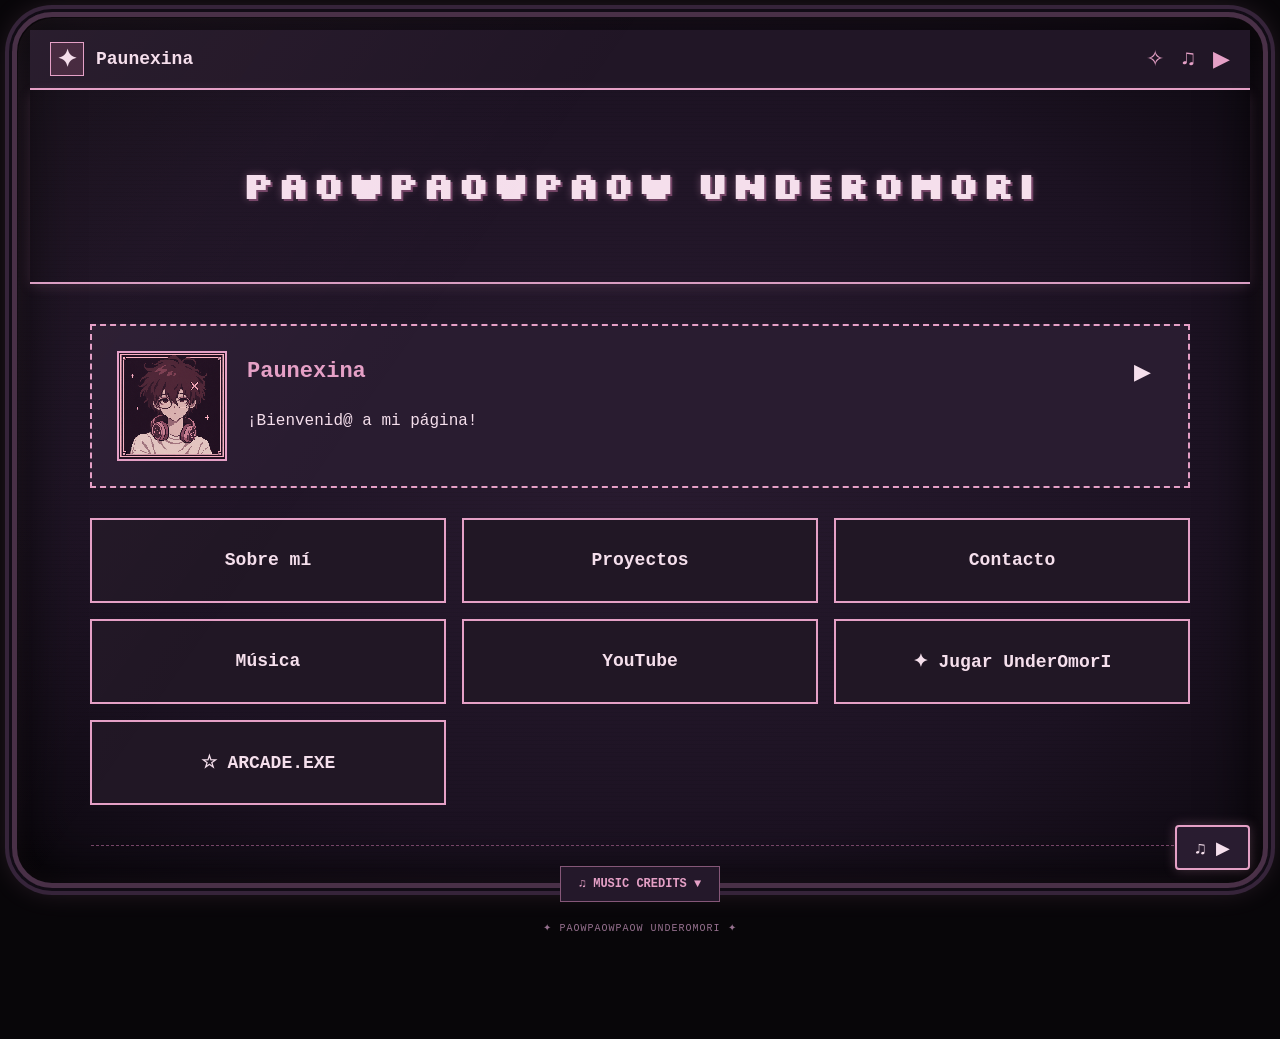
<file: index.html>
<!DOCTYPE html>
<html lang="es">

<head>
    <meta charset="UTF-8">
    <meta name="viewport"
          content="width=device-width, initial-scale=1.0">

    <title>Mi Underground</title>

    <!-- Fuente pixelada -->
    <link rel="preconnect"
          href="https://fonts.googleapis.com">

    <link rel="preconnect"
          href="https://fonts.gstatic.com"
          crossorigin>

   <link href="https://fonts.googleapis.com/css2?family=Silkscreen:wght@400;700&display=swap"
      rel="stylesheet">
    <!-- CSS principal -->
    <link rel="stylesheet" href="CSS/style.css">

    <!-- Animaciones -->
    <link rel="stylesheet" href="CSS/animaciones.css">

    <!-- Reproductor musical -->
    <link rel="stylesheet" href="CSS/reproductor.css">

    <!-- JavaScript principal -->
    <script src="JS/script.js" defer></script>

    <!-- JavaScript del reproductor -->
    <script src="JS/reproductor.js" defer></script>

    <script src="JS/animaciones.js" defer></script>

    <!-- JavaScript del final de UnderOmorI -->
<script src="JS/final-paunexina.js" defer></script>
</head>



<body>

    
<!-- Barra superior retro -->
<div class="barra-superior">

    <a href="index.html" class="marca">
      <span class="icono-marca" aria-hidden="true">✦</span>
        <span>Paunexina</span>
    </a>

    <nav class="redes-superiores"
         aria-label="Enlaces rápidos">

        <a href="Html/proyectos.html"
           aria-label="Proyectos"
           title="Proyectos">
            ✧
        </a>

        <a href="Html/musica.html"
           aria-label="Música"
           title="Música">
            ♫
        </a>

        <a href="Html/youtube.html"
           aria-label="YouTube"
           title="YouTube">
            ▶
        </a>
  
    </nav>
</div>

<!-- Título principal -->
<header class="encabezado-principal">

<h1 id="titulo-retro">
    Paowpaowpaow UnderOmorI
</h1>
</header>


    <main>
        <!-- Cuadro de bienvenida -->
     
<section class="bienvenida">
    <div class="dialogo">
        <img
            src="assets/avatar.png"
            alt="Mi avatar"
            class="avatar"
            data-personaje="paunexina"
        >

        <div class="mensaje-contenedor">
            <div class="mensaje-encabezado">
                <h2>Paunexina</h2>

                <button
                    id="siguiente-mensaje"
                    type="button"
                    aria-label="Siguiente mensaje"
                >▶</button>
            </div>

            <p id="texto-mensaje" aria-live="polite">
                ¡Bienvenid@ a mi página!
            </p>

<!-- Easter egg: chat secreto -->
<div id="chat-secreto" class="chat-secreto" hidden>
    <div class="chat-mensajes" id="chat-mensajes"
         role="log" aria-label="Conversación ficticia">
    </div>

    <form id="chat-formulario" class="chat-formulario">
        <input
            type="text"
            id="chat-entrada"
            placeholder="Escribe algo..."
            aria-label="Tu mensaje"
            maxlength="200"
            autocomplete="off"
            required
        >

        <button type="submit">Enviar</button>
    </form>
</div>

        </div>
    </div>
</section>

        <!-- Botones de navegación -->
        <nav class="menu" aria-label="Menú principal">
            <a href="Html/sobre-mi.html">Sobre mí</a>
            <a href="Html/proyectos.html">Proyectos</a>
            <a href="Html/contacto.html">Contacto</a>
            <a href="Html/musica.html">Música</a>
            <a href="Html/youtube.html">YouTube</a>
            <a href="juego/index.html">✦ Jugar UnderOmorI</a>
                  <a href="arcade/atrapaestrellas.html">
    ☆ ARCADE.EXE
    </a>

        </nav>
    </main>

<!-- Pie de página -->
<footer class="pie-underground">

    <details class="creditos-desplegables">
        <summary>♫ MUSIC CREDITS</summary>

        <div class="contenido-creditos">
            <p>♫ Serial Experiments Lain</p>
            <p>♫ OneShot OST</p>
            <p>♫ OMORI OST</p>

            <small>
                La música pertenece a sus respectivos
                autores y titulares de derechos.
                No reclamo propiedad sobre estas composiciones.
            </small>
        </div>
    </details>

    <p class="firma-underground">
        ✦ PAOWPAOWPAOW UNDEROMORI ✦
    </p>

</footer>



<!-- Música ambiental -->
<audio id="musica-fondo" loop preload="none">
    <source src="assets/lain_music.mp3" type="audio/mpeg">
</audio>

<!-- Botón de música -->
<button id="boton-musica" type="button"
        aria-label="Reproducir música"
        aria-pressed="false">
    ♫ ▶
</button>

</body>
</html>
</file>
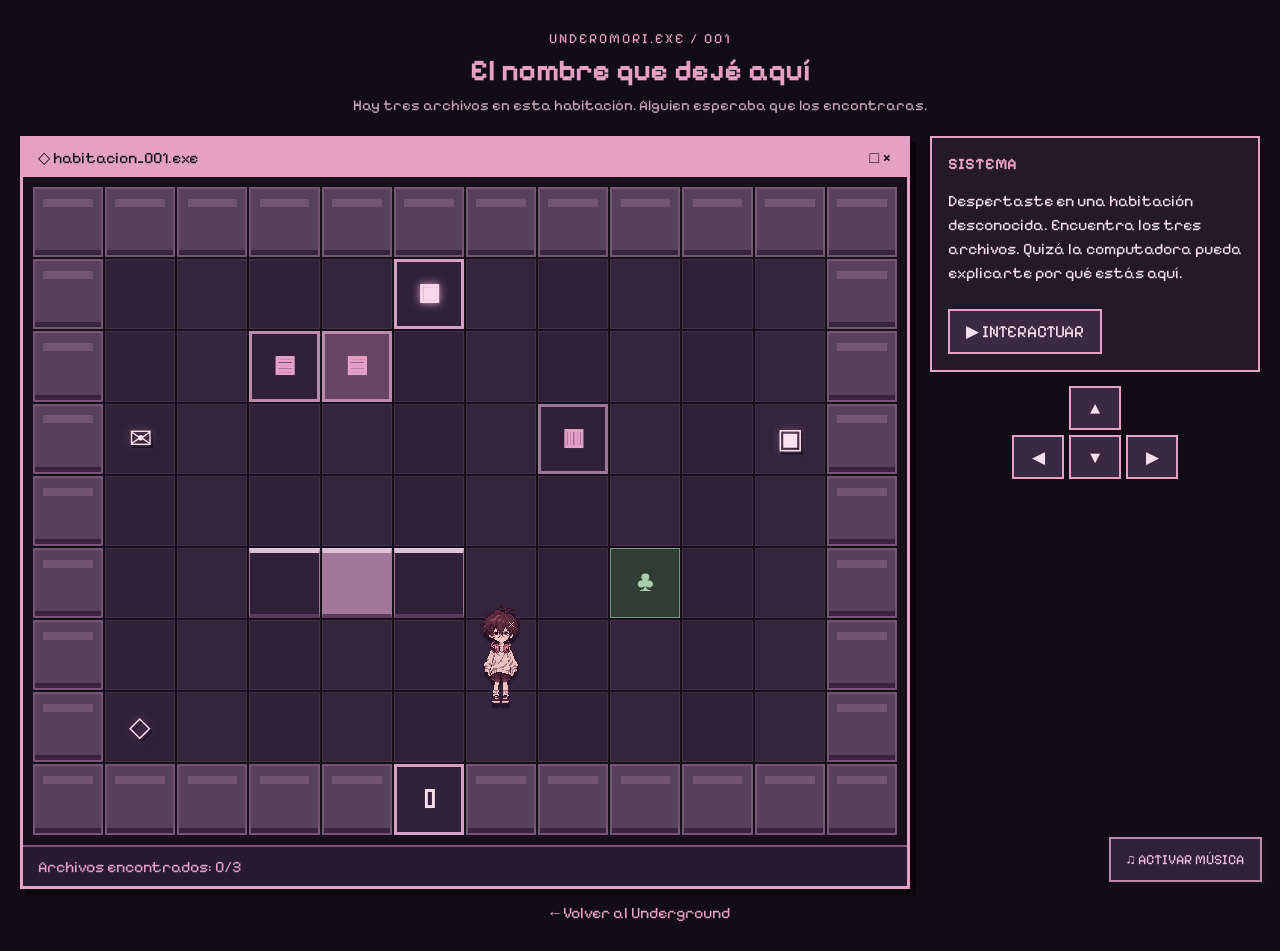
<file: juego/index.html>
<!DOCTYPE html>
<html lang="es">
<head>
    <meta charset="UTF-8">
    <meta name="viewport"
          content="width=device-width, initial-scale=1">

    <title>UnderOmorI — Archivo 001</title>

    <link rel="preconnect"
          href="https://fonts.googleapis.com">

    <link
        href="https://fonts.googleapis.com/css2?family=Pixelify+Sans:wght@400;700&display=swap"
        rel="stylesheet"
    >

    <link rel="stylesheet" href="juego.css">
    <script src="juego.js" defer></script>
    <script src="musica-juego.js" defer></script>
</head>

<body data-capitulo="1">

    <main class="juego">

        <header>
            <p class="etiqueta">UNDEROMORI.EXE / 001</p>
            <h1>El nombre que dejé aquí</h1>
            <p class="subtitulo">
                Hay tres archivos en esta habitación.
                Alguien esperaba que los encontraras.
            </p>
        </header>

        <section class="ventana-juego"
                 aria-label="Habitación del juego">

            <div class="barra-ventana">
                <span>◇ habitacion_001.exe</span>
                <span>□ ×</span>
            </div>

            <div id="habitacion" class="habitacion"
                 aria-label="Mapa del juego">
            </div>

            <p id="estado" class="estado">
                Archivos encontrados: 0/3
            </p>

        </section>

        <section class="dialogo" aria-live="polite">
            <p class="nombre-personaje" id="hablante">
                SISTEMA
            </p>

            <p id="texto-dialogo">
                Usa WASD o las flechas para moverte.
                Acércate a un archivo y presiona E.
            </p>

            <button id="interactuar" type="button">
                ▶ INTERACTUAR
            </button>
        </section>

        <div class="controles" aria-label="Controles táctiles">
            <button data-mover="arriba" aria-label="Arriba">▲</button>

            <div>
                <button data-mover="izquierda" aria-label="Izquierda">◀</button>
                <button data-mover="abajo" aria-label="Abajo">▼</button>
                <button data-mover="derecha" aria-label="Derecha">▶</button>
            </div>
        </div>

        <section id="decision" class="decision" hidden>
            <p class="etiqueta">[ UNA ÚLTIMA PREGUNTA ]</p>

            <h2>¿Qué debería permanecer?</h2>

            <p>
                Paunexina mira el espacio donde alguna vez
                hubo una imagen de sí misma.
            </p>

            <p>
                «No sé si soy alguien.
                Pero sé que estuvimos aquí.»
            </p>

            <button id="conservar" type="button">
                01 / CONSERVAR SU IMAGEN
            </button>

            <button id="dejar-ir" type="button">
                02 / DEJAR IR SU IMAGEN
            </button>
        </section>

        <section id="resultado" class="resultado" hidden>
            <h2 id="titulo-resultado"></h2>
            <p id="texto-resultado"></p>
            <p class="etiqueta">ARCHIVO CERRADO</p>
        </section>

        <footer>
            <a href="../index.html">← Volver al Underground</a>
        </footer>

    </main>

</body>
</html>
</file>
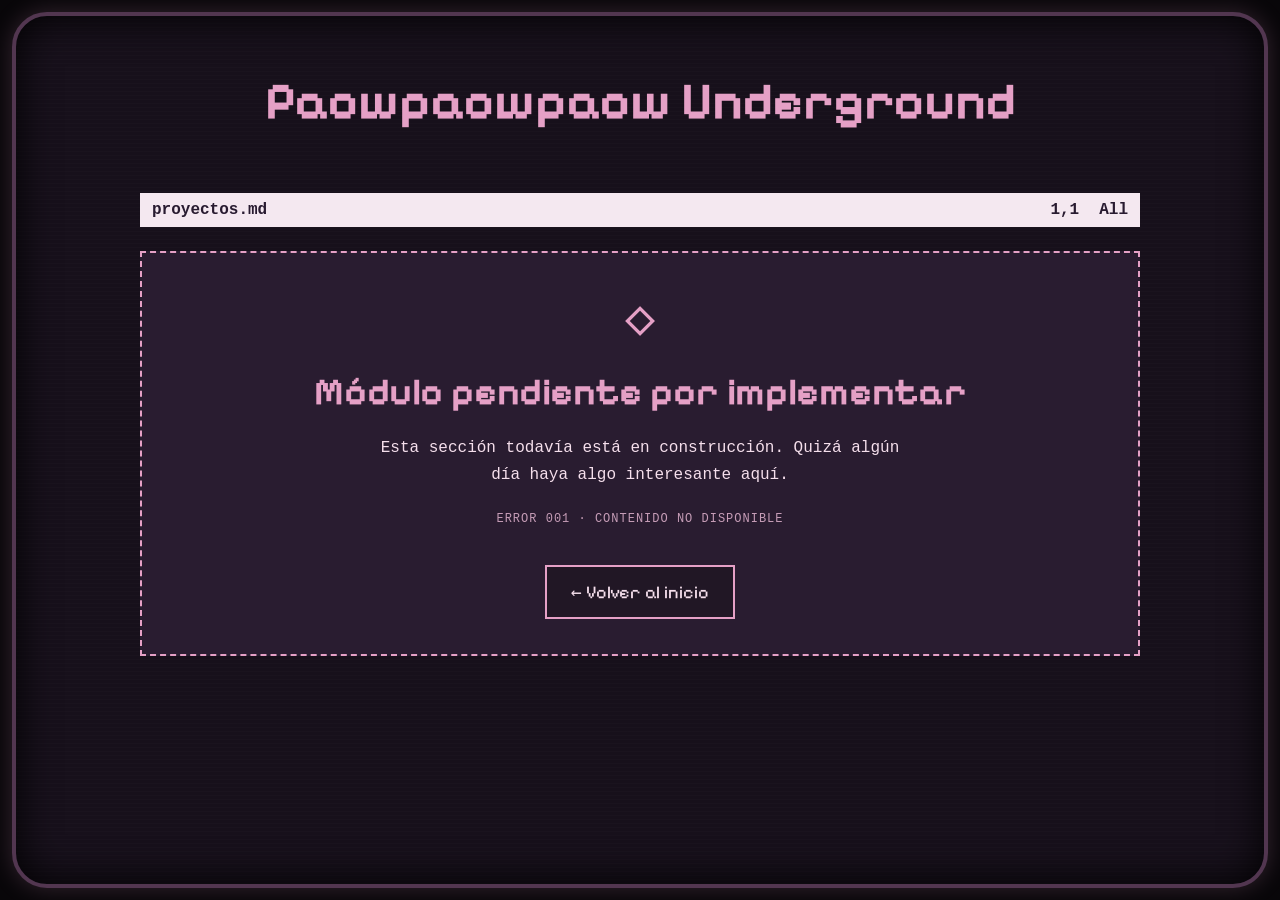
<file: Html/contacto.html>
<!DOCTYPE html>
<html lang="es">
<head>
    <meta charset="UTF-8">
    <meta name="viewport"
          content="width=device-width, initial-scale=1.0">

    <title>Módulo pendiente | Paowpaowpaow Underground</title>

    <!-- Fuente pixelada -->
    <link rel="preconnect"
          href="https://fonts.googleapis.com">

    <link rel="preconnect"
          href="https://fonts.gstatic.com"
          crossorigin>

    <link
        href="https://fonts.googleapis.com/css2?family=Pixelify+Sans:wght@400;700&display=swap"
        rel="stylesheet"
    >

    <!-- Cambia esta ruta según la página -->
    <link rel="stylesheet" href="../CSS/proyectos.css">
</head>

<body>
    <header class="encabezado-principal">
        <h1>Paowpaowpaow Underground</h1>
    </header>

    <main class="pagina-pendiente">

        <div class="barra-editor">
            <span>proyectos.md</span>

            <div class="editor-estado">
                <span>1,1</span>
                <span>All</span>
            </div>
        </div>

        <section class="modulo-pendiente">
            <div class="icono-pendiente" aria-hidden="true">
                ◇
            </div>

            <h2>Módulo pendiente por implementar</h2>

            <p>
                Esta sección todavía está en construcción.
                Quizá algún día haya algo interesante aquí.
            </p>

            <p class="mensaje-sistema">
                ERROR 001 · CONTENIDO NO DISPONIBLE
            </p>

            <a href="../index.html" class="boton-regresar">
                ← Volver al inicio
            </a>
        </section>
    </main>
</body>
</html>
</file>
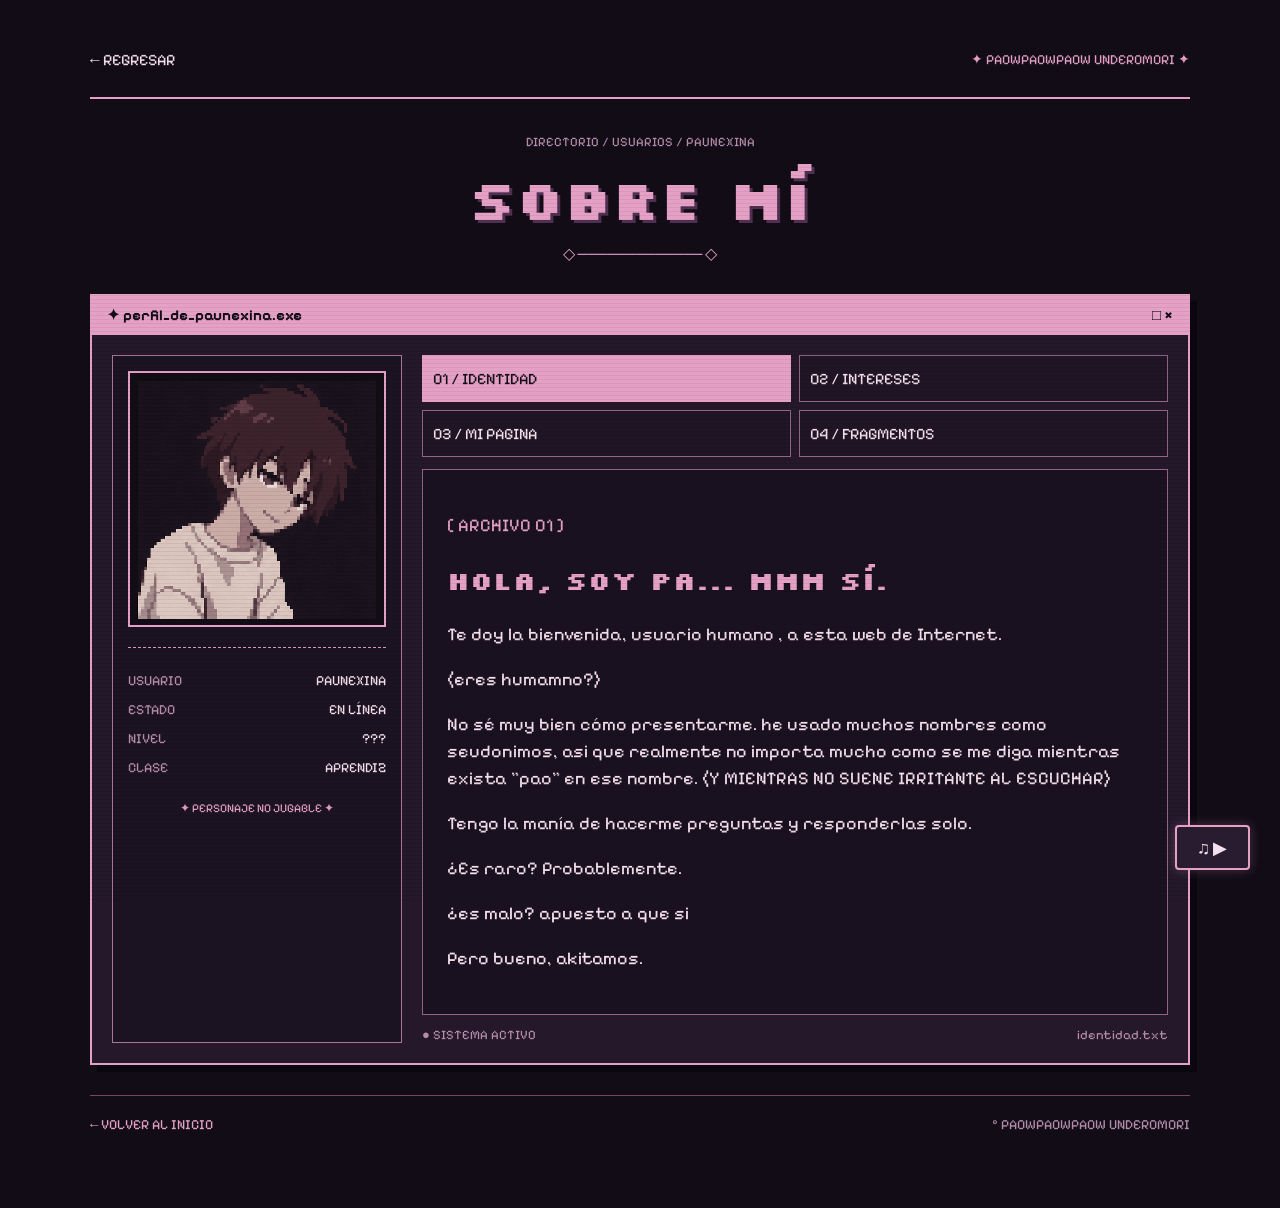
<file: Html/sobre-mi.html>
<!DOCTYPE html>
<html lang="es">
<head>
    <meta charset="UTF-8">
    <meta name="viewport" content="width=device-width, initial-scale=1.0">

    <title>Sobre mí | Paowpaowpaow UnderOmorI</title>

    <link rel="preconnect" href="https://fonts.googleapis.com">
    <link rel="preconnect" href="https://fonts.gstatic.com" crossorigin>

    <link href="https://fonts.googleapis.com/css2?family=Pixelify+Sans:wght@400;700&family=Silkscreen:wght@400;700&display=swap"
          rel="stylesheet">

    <link rel="stylesheet" href="../CSS/sobre-mi.css">
    <script src="../JS/sobre-mi.js" defer></script>
    <link rel="stylesheet" href="../CSS/reproductor.css">
<script src="../JS/reproductor.js" defer></script>
<!-- Consecuencias del final de UnderOmorI -->
<script src="../JS/final-paunexina.js" defer></script>
</head>

<!-- Música exclusiva de Sobre mí -->
<audio id="musica-fondo" loop preload="none">
    <source
        src="../assets/sobre-mi.mp3"
        type="audio/mpeg"
    >
</audio>

<!-- Botón de reproducción -->
<button
    id="boton-musica"
    type="button"
    aria-label="Reproducir música"
    aria-pressed="false">
    ♫ ▶
</button>

<body>

    <header class="encabezado">
        <a href="../index.html" class="volver-superior">
            ← REGRESAR
        </a>

        <p>✦ PAOWPAOWPAOW UNDEROMORI ✦</p>
    </header>

    <main class="archivo-personal">

        <div class="titulo-pagina">
            <p>DIRECTORIO / USUARIOS / PAUNEXINA</p>
            <h1>Sobre mí</h1>
            <span>◇ ───────────── ◇</span>
        </div>

        <section class="terminal">

            <div class="barra-terminal">
                <span>✦ perfil_de_paunexina.exe</span>
                <span>□ ×</span>
            </div>

            <div class="contenido-terminal">

                <!-- Ficha de personaje -->
                <aside class="ficha-personaje">

                    <div class="marco-avatar">
                        <img
                            src="../assets/avatarpresentacion.gif"
                            alt="Avatar animado de Paunexina"
                            class="avatar-presentacion"
                            data-personaje="paunexina"
                        >
                    </div>

                    <div class="datos-personaje">
                        <p><span>USUARIO</span> PAUNEXINA</p>
                        <p><span>ESTADO</span> EN LÍNEA</p>
                        <p><span>NIVEL</span> ???</p>
                        <p><span>CLASE</span> APRENDIZ</p>
                    </div>

                    <p class="ficha-pie">
                        ✦ PERSONAJE NO JUGABLE ✦
                    </p>

                </aside>

                <!-- Menú de información -->
                <div class="zona-informacion">

                    <nav class="menu-archivos"
                         aria-label="Apartados sobre mí">

                        <button
                            type="button"
                            class="boton-archivo activo"
                            data-seccion="identidad"
                            aria-pressed="true">
                            01 / IDENTIDAD
                        </button>

                        <button
                            type="button"
                            class="boton-archivo"
                            data-seccion="intereses"
                            aria-pressed="false">
                            02 / INTERESES
                        </button>

                        <button
                            type="button"
                            class="boton-archivo"
                            data-seccion="pagina"
                            aria-pressed="false">
                            03 / MI PAGINA
                        </button>

                        <button
                            type="button"
                            class="boton-archivo"
                            data-seccion="fragmentos"
                            aria-pressed="false">
                            04 / FRAGMENTOS
                        </button>

                    </nav>

                    <div class="pantalla-informacion"
                         aria-live="polite">

                        <!-- IDENTIDAD -->
                        <section
                            class="panel-info"
                            id="identidad">

                            <p class="numero-archivo">
                                [ ARCHIVO 01 ]
                            </p>

                            <h2>Hola, soy Pa... mmm sí.</h2>

                            <p>
                                Te doy la bienvenida, usuario humano ,

                                a esta web de Internet.
                            </p>
                            <p>(eres humamno?)</p>

                            <p>
                                No sé muy bien cómo presentarme.
                                he usado muchos nombres como seudonimos, asi que realmente
                                no importa mucho como se me diga mientras exista "pao" en ese nombre.
                                (Y MIENTRAS NO SUENE IRRITANTE AL ESCUCHAR)

                                
                            </p>
                            <p>
                                Tengo la manía de hacerme
                                preguntas y responderlas solo.

                            </p>

                            <p>
                                ¿Es raro?
                                Probablemente.
                            </p>
                                <p>
                                    ¿es malo?
                                    apuesto a que si 
                                </p>

                            <p>
                                Pero bueno, akitamos.
                            </p>
                        </section>

                        <!-- INTERESES -->
                        <section
                            class="panel-info"
                            id="intereses"
                            hidden>

                            <p class="numero-archivo">
                                [ ARCHIVO 02 ]
                            </p>

                            <h2>Cosas que me gustan</h2>

                            <p>♫ Escuchar y descubrir música.</p>
                            <p>▣ Aprender a programar (me falta dedicación).</p>
                            <p>✧ Jugar videojuegos (no siempre).</p>
                            <p>◇ Leer y encontrar cosas interesantes.</p>
                                <p>No me considero fan de perder el tiempo, pero es de las cosas que mas hago

                                </p>

                            <p>
                                También me gusta crear cosas
                                que probablemente solo tengan
                                sentido para mí.
                            </p>

                            <p>
                                Y me parece perfecto.
                            </p>
                        </section>

                        <!-- MI UNDERGROUND -->
                        <section
                            class="panel-info"
                            id="pagina"
                            hidden>

                            <p class="numero-archivo">
                                [ ARCHIVO 03 ]
                            </p>

                            <h2>¿Por qué existe esto?</h2>

                            <p>
                                wau Buena pregunta.
                            </p>

                            <p>
                                Supongo que quería tener un
                                alguna especie de lugar en Internet

                                donde experimentar con código,
                                guardar cosas y escribir tonoterias.
                            </p>

                            <p>
                                No tengo claro en qué
                                terminará convirtiéndose.
                            </p>

                            <p>
                                Quizá en una página interesante.
                                Quizá en un montón de archivos
                                sin sentido.
                                o talvez solo me olvide de su existencia 

                            
                            </p>

                            <p>
                                De momento, me gusta que exista.
                            </p>
                        </section>

                        <!-- FRAGMENTOS -->
                        <section
                            class="panel-info"
                            id="fragmentos"
                            hidden>

                            <p class="numero-archivo">
                                [ ARCHIVO 04 ]
                            </p>

                            <h2>Fragmentos</h2>

                            <blockquote class="cita">
                                Subo, luego existo
                            </blockquote>

                            <p class="nota-cita">
                                — parodia de una frase de Descartes.
                            </p>

                            <p>
                                También hay una frase de
                                Serial Experiments Lain
                                que me gusta mucho.
                            </p>

                            <p>
                                Supongo que algunas historias
                                se quedan dando vueltas en
                                nuestra cabeza.
                            </p>
                        </section>

                    </div>

                    <div class="estado-terminal">
                        <span>● SISTEMA ACTIVO</span>
                        <span id="nombre-archivo">identidad.txt</span>
                    </div>

                </div>

            </div>
        </section>

        <footer class="pie-pagina">
            <a href="../index.html">
                ← VOLVER AL INICIO
            </a>

            <span>© PAOWPAOWPAOW UNDEROMORI</span>
        </footer>

    </main>

</body>
</html>
</file>
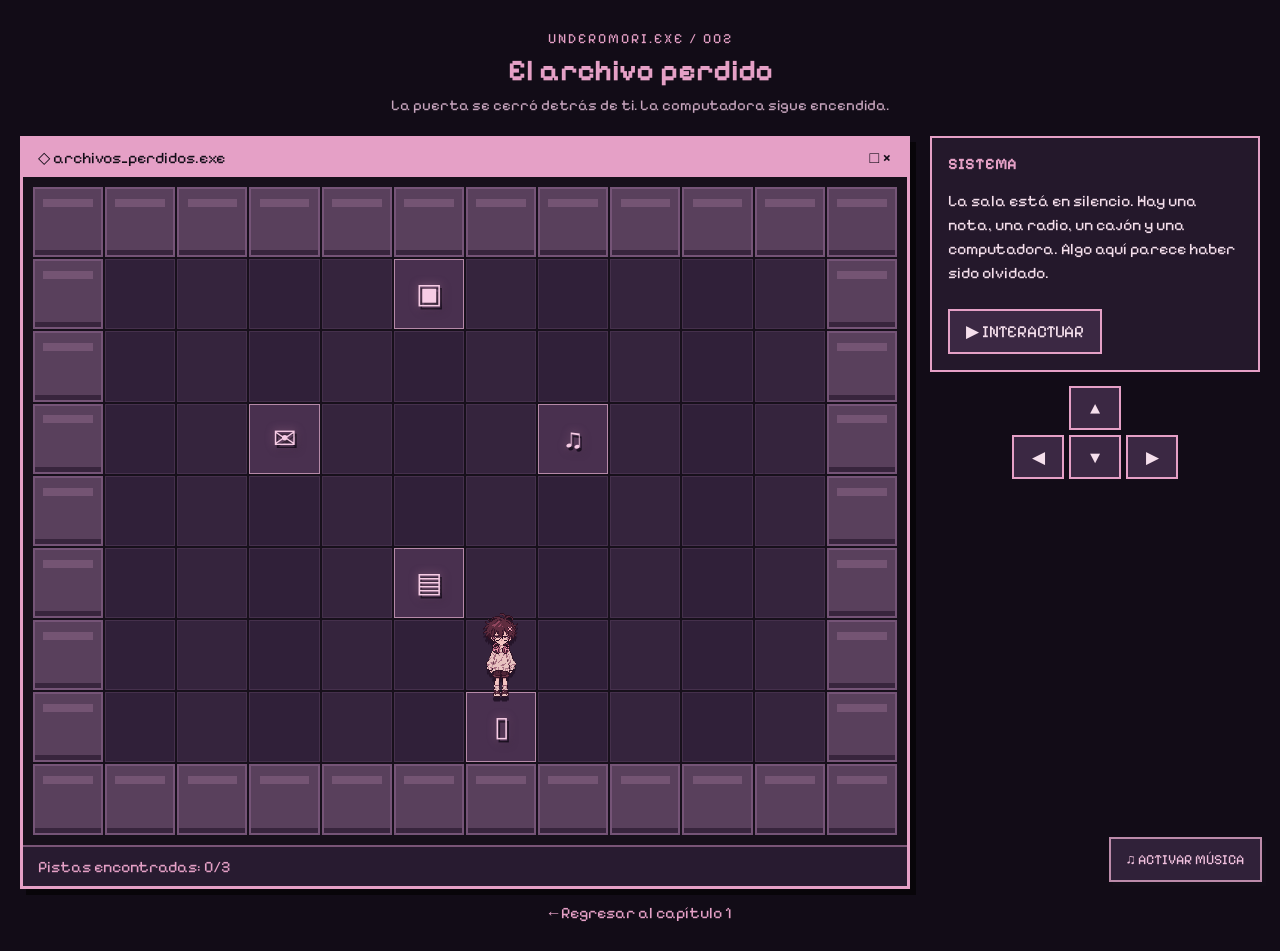
<file: juego/capitulo2.html>
<!DOCTYPE html>
<html lang="es">
<head>
    <meta charset="UTF-8">
    <meta name="viewport"
          content="width=device-width, initial-scale=1.0">

    <title>Archivo perdido | UnderOmorI</title>

    <link rel="preconnect"
          href="https://fonts.googleapis.com">

    <link href="https://fonts.googleapis.com/css2?family=Pixelify+Sans:wght@400;700&display=swap"
          rel="stylesheet">

    <link rel="stylesheet" href="juego.css">
    <link rel="stylesheet" href="capitulo2.css">

    <script src="capitulo2.js" defer></script>
    <script src="musica-juego.js" defer></script>
</head>

<body data-capitulo="2">
    <main class="juego">

        <header>
            <p class="etiqueta">UNDEROMORI.EXE / 002</p>
            <h1>El archivo perdido</h1>
            <p class="subtitulo">
                La puerta se cerró detrás de ti.
                La computadora sigue encendida.
            </p>
        </header>

        <section class="ventana-juego">
            <div class="barra-ventana">
                <span>◇ archivos_perdidos.exe</span>
                <span>□ ×</span>
            </div>

            <div id="habitacion" class="habitacion"
                 aria-label="Sala de archivos">
            </div>

            <p id="estado" class="estado">
                Pistas encontradas: 0/3
            </p>
        </section>

        <section class="dialogo" aria-live="polite">
            <p id="hablante" class="nombre-personaje">
                SISTEMA
            </p>

            <p id="texto-dialogo">
                Busca las pistas escondidas en la sala.
                Presiona E para examinar los objetos.
            </p>

            <button id="interactuar" type="button">
                ▶ INTERACTUAR
            </button>
        </section>

        <!-- Contraseña de la computadora -->
        <section id="terminal-clave" class="terminal-clave" hidden>
            <h2>▣ ACCESO RESTRINGIDO</h2>
            <p>Introduce la contraseña de tres letras.</p>

            <form id="formulario-clave">
                <label for="clave">CONTRASEÑA:</label>

                <input
                    id="clave"
                    type="text"
                    maxlength="3"
                    autocomplete="off"
                    required
                >

                <button type="submit">
                    DESBLOQUEAR
                </button>
            </form>

            <button id="cerrar-terminal" type="button">
                CERRAR
            </button>
        </section>

        <div class="controles">
            <button data-mover="arriba" aria-label="Arriba">▲</button>
            <div>
                <button data-mover="izquierda" aria-label="Izquierda">◀</button>
                <button data-mover="abajo" aria-label="Abajo">▼</button>
                <button data-mover="derecha" aria-label="Derecha">▶</button>
            </div>
        </div>

        <footer>
            <a href="index.html">← Regresar al capítulo 1</a>
        </footer>

    </main>
</body>
</html>
</file>
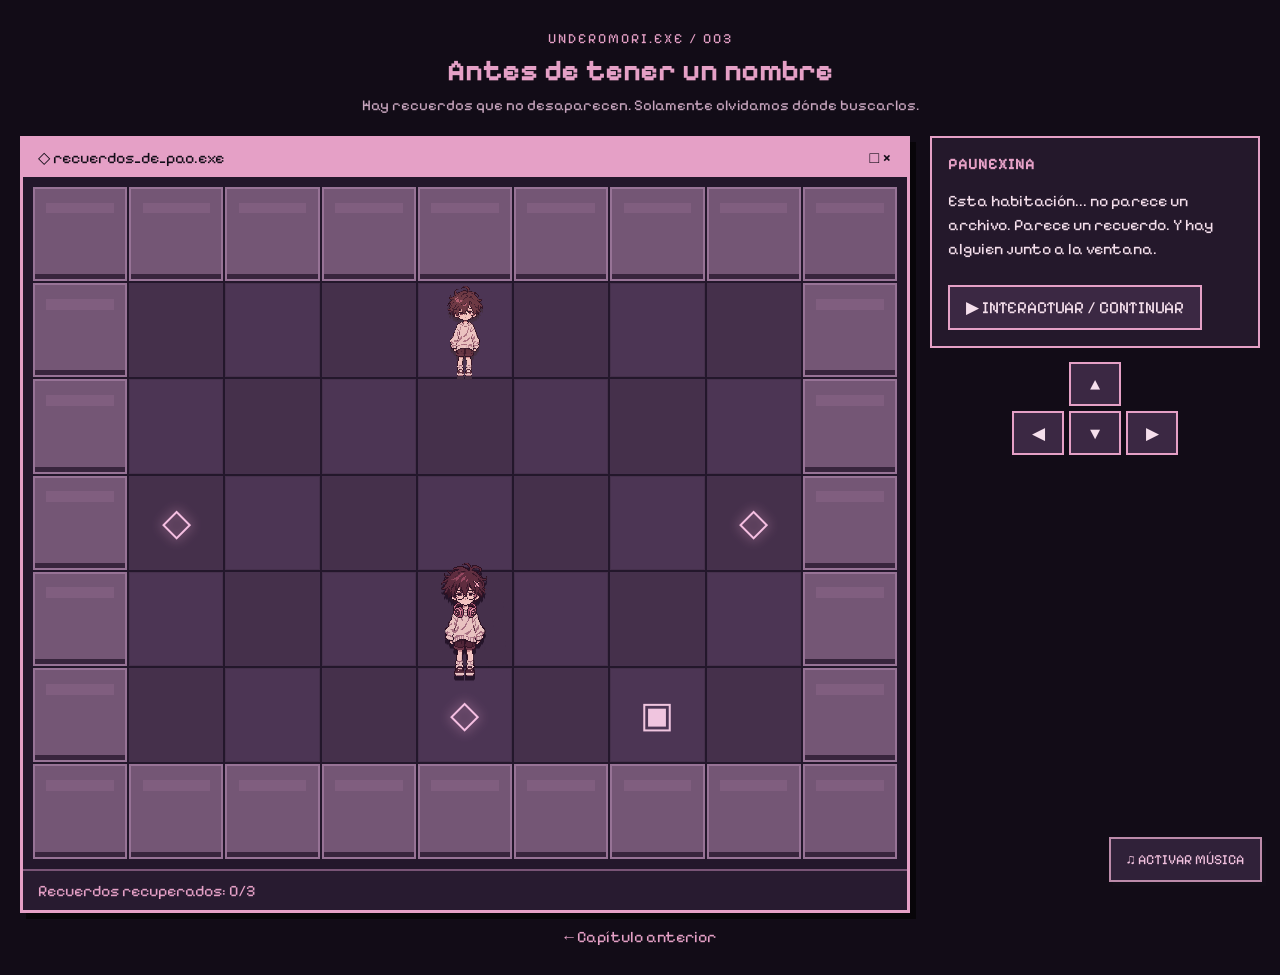
<file: juego/capitulo3.html>
<!DOCTYPE html>
<html lang="es">
<head>
    <meta charset="UTF-8">
    <meta name="viewport"
          content="width=device-width, initial-scale=1">

    <title>Antes de tener un nombre | UnderOmorI</title>

    <link href="https://fonts.googleapis.com/css2?family=Pixelify+Sans:wght@400;700&display=swap"
          rel="stylesheet">

    <link rel="stylesheet" href="juego.css">
    <link rel="stylesheet" href="capitulo3.css">

    <script src="capitulo3.js" defer></script>
    <script src="musica-juego.js" defer></script>
</head>

<body data-capitulo="3">
    <main class="juego">

        <header>
            <p class="etiqueta">UNDEROMORI.EXE / 003</p>
            <h1>Antes de tener un nombre</h1>
            <p class="subtitulo">
                Hay recuerdos que no desaparecen.
                Solamente olvidamos dónde buscarlos.
            </p>
        </header>

        <section class="ventana-juego">
            <div class="barra-ventana">
                <span>◇ recuerdos_de_pao.exe</span>
                <span>□ ×</span>
            </div>

            <div id="habitacion" class="habitacion"
                 aria-label="Habitación de recuerdos">
            </div>

            <p id="estado" class="estado">
                Recuerdos recuperados: 0/3
            </p>
        </section>

        <section class="dialogo" aria-live="polite">
            <p id="hablante" class="nombre-personaje">
                PAUNEXINA
            </p>

            <p id="texto-dialogo">
                Este lugar se siente diferente...
            </p>

            <button id="interactuar" type="button">
                ▶ INTERACTUAR / CONTINUAR
            </button>
        </section>

        <section id="elecciones" class="elecciones" hidden>
            <p class="etiqueta">RECONSTRUIR RECUERDO</p>
            <h2 id="pregunta"></h2>
            <div id="opciones"></div>
        </section>

        <div class="controles">
            <button data-mover="arriba" aria-label="Arriba">▲</button>
            <div>
                <button data-mover="izquierda"
                        aria-label="Izquierda">◀</button>
                <button data-mover="abajo"
                        aria-label="Abajo">▼</button>
                <button data-mover="derecha"
                        aria-label="Derecha">▶</button>
            </div>
        </div>

        <section id="cierre" class="cierre" hidden>
            <h2>El recuerdo permanece</h2>
            <p id="texto-cierre"></p>
            <p class="etiqueta">
                CAPÍTULO 3 COMPLETADO
            </p>
        </section>

        <footer>
            <a href="capitulo2.html">← Capítulo anterior</a>
        </footer>

    </main>
</body>
</html>
</file>
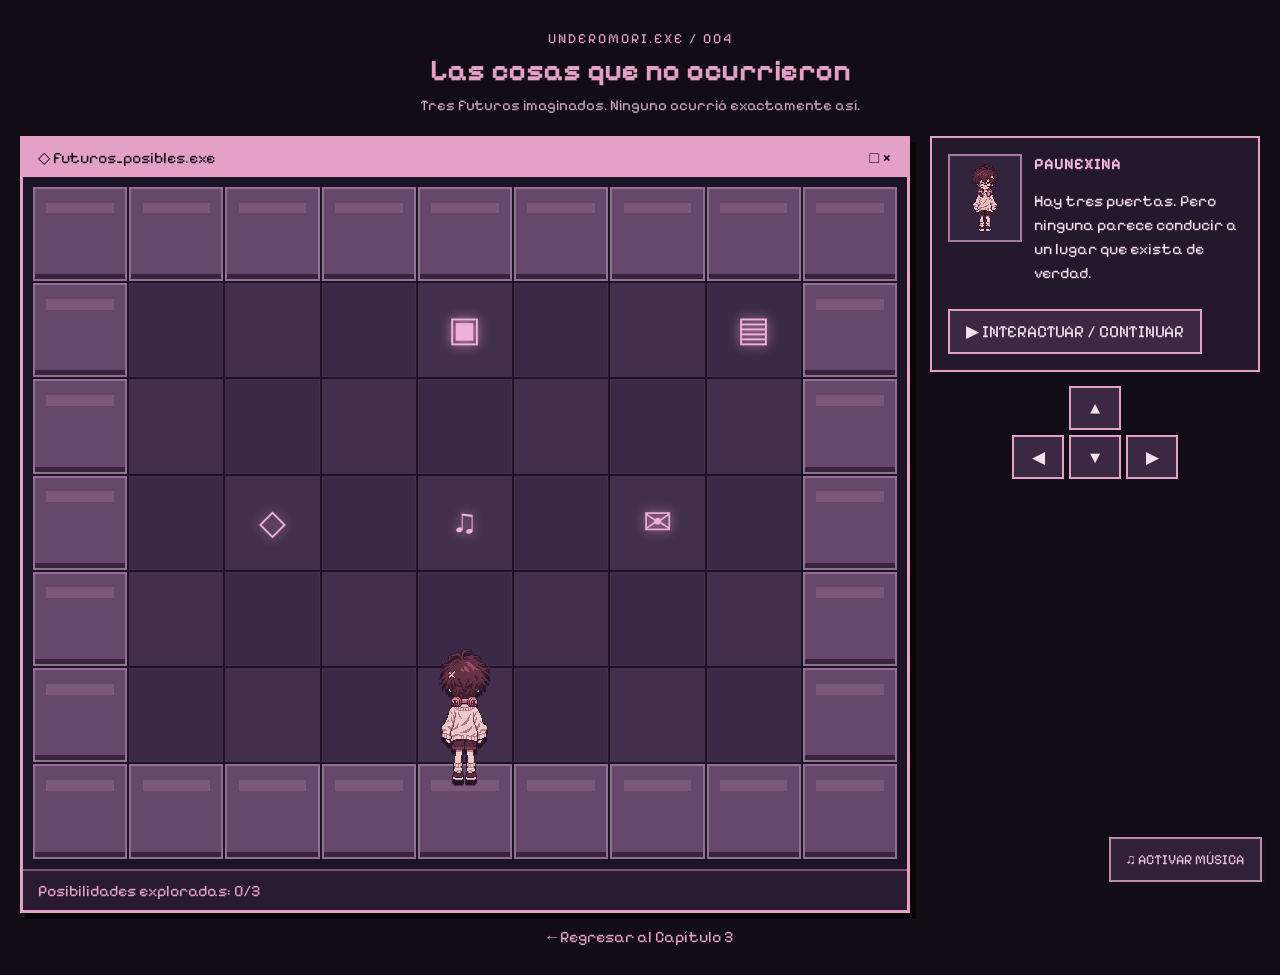
<file: juego/capitulo4.html>
<!DOCTYPE html>
<html lang="es">
<head>
    <meta charset="UTF-8">
    <meta name="viewport"
          content="width=device-width, initial-scale=1">

    <title>Las cosas que no ocurrieron | UnderOmorI</title>

    <link href="https://fonts.googleapis.com/css2?family=Pixelify+Sans:wght@400;700&display=swap"
          rel="stylesheet">

    <link rel="stylesheet" href="juego.css">
    <link rel="stylesheet" href="capitulo4.css">
<script src="estado.js" defer></script>
<script src="capitulo4.js" defer></script>
<script src="musica-juego.js" defer></script>
</head>

<body data-capitulo="4">
    <main class="juego">

        <header>
            <p class="etiqueta">UNDEROMORI.EXE / 004</p>
            <h1>Las cosas que no ocurrieron</h1>
            <p class="subtitulo">
                Tres futuros imaginados.
                Ninguno ocurrió exactamente así.
            </p>
        </header>

        <section class="ventana-juego">
            <div class="barra-ventana">
                <span>◇ futuros_posibles.exe</span>
                <span>□ ×</span>
            </div>

            <div id="habitacion" class="habitacion"
                 aria-label="Sala de futuros posibles">
            </div>

            <p id="estado" class="estado">
                Posibilidades exploradas: 0/3
            </p>
        </section>

        <section class="dialogo" aria-live="polite">

            <div class="identidad-dialogo">
                <img id="retrato"
                     src="../assets/sprites/paunexina-abajo.png"
                     alt=""
                     class="retrato-dialogo">

                <div>
                    <p id="hablante" class="nombre-personaje">
                        PAUNEXINA
                    </p>

                    <p id="texto-dialogo">
                        No recuerdo haber visto este lugar...
                    </p>
                </div>
            </div>

            <button id="interactuar" type="button">
                ▶ INTERACTUAR / CONTINUAR
            </button>
        </section>

        <section id="panel-opciones" class="elecciones" hidden>
            <p class="etiqueta" id="tipo-panel">
                ARCHIVO INCOMPLETO
            </p>

            <h2 id="pregunta"></h2>

            <div id="opciones"></div>
        </section>

        <div class="controles">
            <button data-mover="arriba" aria-label="Arriba">▲</button>

            <div>
                <button data-mover="izquierda"
                        aria-label="Izquierda">◀</button>

                <button data-mover="abajo"
                        aria-label="Abajo">▼</button>

                <button data-mover="derecha"
                        aria-label="Derecha">▶</button>
            </div>
        </div>

        <section id="cierre" class="cierre" hidden>
            <p class="etiqueta">ARCHIVO 004 COMPLETADO</p>

            <h2>Los futuros que dejamos atrás</h2>

            <p id="texto-cierre"></p>

            <p class="etiqueta">
                PRÓXIMO ARCHIVO: LA PERSONA DETRÁS DE LA PANTALLA
            </p>
            <a href="capitulo5.html" class="enlace-siguiente">
    ▶ CONTINUAR AL CAPÍTULO 5
</a>
        </section>

        <footer>
            <a href="capitulo3.html">
                ← Regresar al Capítulo 3
            </a>
        </footer>

    </main>
</body>
</html>
</file>
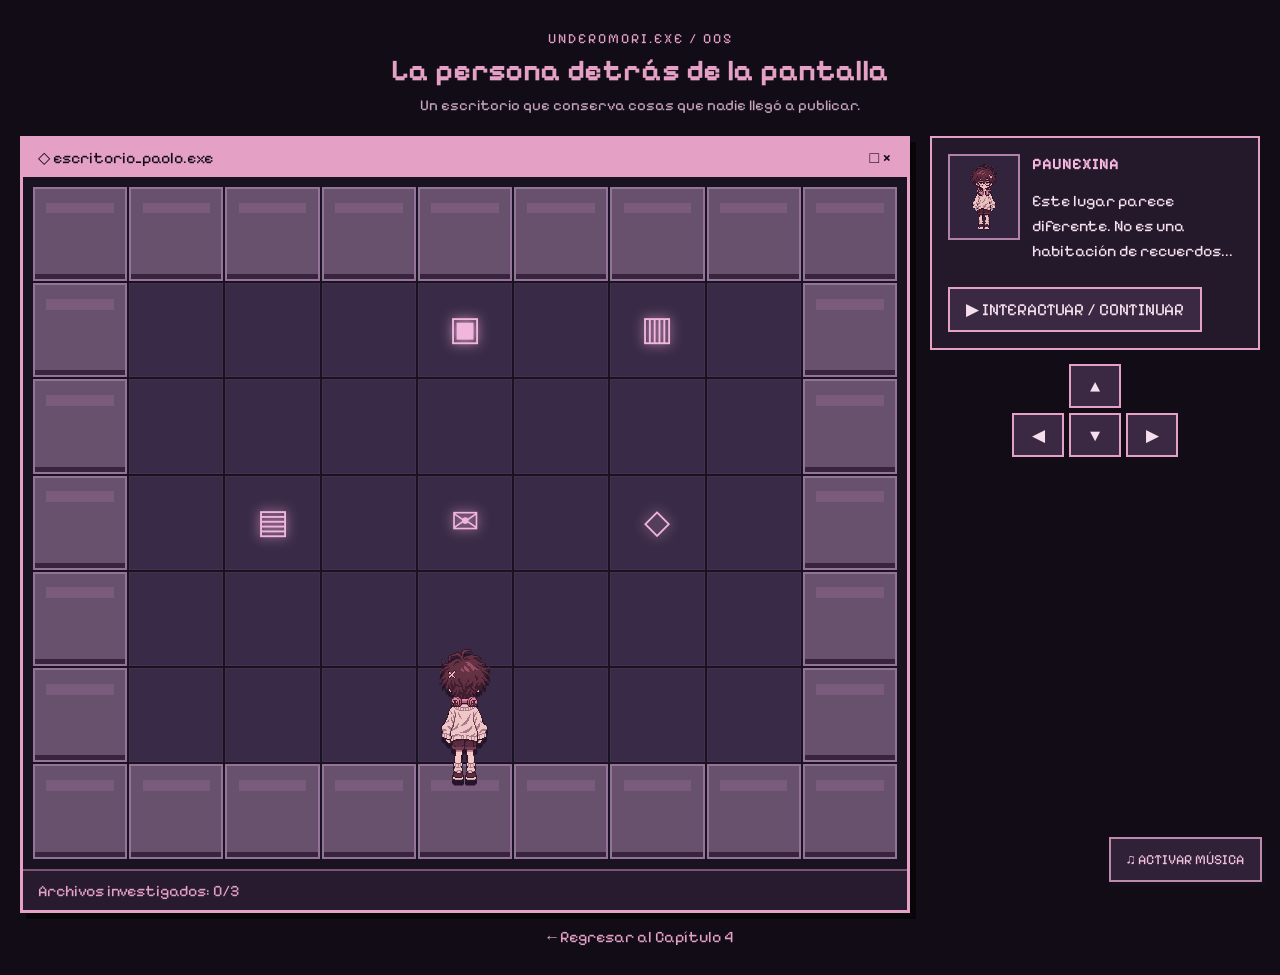
<file: juego/capitulo5.html>
<!DOCTYPE html>
<html lang="es">
<head>
    <meta charset="UTF-8">
    <meta name="viewport"
          content="width=device-width, initial-scale=1">

    <title>Capítulo 5 | UnderOmorI</title>

    <link href="https://fonts.googleapis.com/css2?family=Pixelify+Sans:wght@400;700&display=swap"
          rel="stylesheet">

    <link rel="stylesheet" href="juego.css">
    <link rel="stylesheet" href="capitulo5.css">

    <script src="estado.js" defer></script>
    <script src="capitulo5.js" defer></script>
    <script src="musica-juego.js" defer></script>
</head>

<body data-capitulo="5">
    <main class="juego">

        <header>
            <p class="etiqueta">UNDEROMORI.EXE / 005</p>
            <h1>La persona detrás de la pantalla</h1>
            <p class="subtitulo">
                Un escritorio que conserva cosas
                que nadie llegó a publicar.
            </p>
        </header>

        <section class="ventana-juego">
            <div class="barra-ventana">
                <span>◇ escritorio_paolo.exe</span>
                <span>□ ×</span>
            </div>

            <div id="habitacion"
                 class="habitacion"
                 aria-label="Escritorio de Paolo">
            </div>

            <p id="estado" class="estado">
                Archivos investigados: 0/3
            </p>
        </section>

        <section class="dialogo" aria-live="polite">
            <div class="identidad-dialogo">
                <img id="retrato"
                     class="retrato-dialogo"
                     src="../assets/sprites/paunexina-abajo.png"
                     alt="">

                <div class="contenido-dialogo">
                    <p id="hablante" class="nombre-personaje">
                        PAUNEXINA
                    </p>

                    <p id="texto-dialogo">
                        ¿Dónde estamos ahora...?
                    </p>
                </div>
            </div>

            <button id="interactuar" type="button">
                ▶ INTERACTUAR / CONTINUAR
            </button>
        </section>

        <section id="panel-archivo"
                 class="elecciones panel-archivo"
                 hidden>

            <div class="encabezado-archivo">
                <span id="nombre-archivo">
                    archivo.txt
                </span>

                <button id="cerrar-archivo"
                        type="button"
                        aria-label="Cerrar archivo">
                    ×
                </button>
            </div>

            <div class="cuerpo-archivo">
                <p id="contenido-archivo"></p>

                <div id="opciones-archivo"></div>
            </div>
        </section>

        <div class="controles">
            <button data-mover="arriba"
                    type="button"
                    aria-label="Mover arriba">▲</button>

            <div>
                <button data-mover="izquierda"
                        type="button"
                        aria-label="Mover izquierda">◀</button>

                <button data-mover="abajo"
                        type="button"
                        aria-label="Mover abajo">▼</button>

                <button data-mover="derecha"
                        type="button"
                        aria-label="Mover derecha">▶</button>
            </div>
        </div>

        <section id="cierre" class="cierre" hidden>
            <p class="etiqueta">ARCHIVO 005 COMPLETADO</p>

            <h2>Al otro lado de la pantalla</h2>

            <p id="texto-cierre"></p>

            <p class="etiqueta">
                PRÓXIMO ARCHIVO: ALGUIEN ESTÁ AHÍ
            </p>

            <p>

<a href="capitulo6.html" id="continuar-capitulo6">
    ▶ CONTINUAR AL CAPÍTULO 6
</a>

            </p>
        </section>

        <footer>
            <a href="capitulo4.html">
                ← Regresar al Capítulo 4
            </a>
        </footer>

    </main>
</body>
</html>
</file>
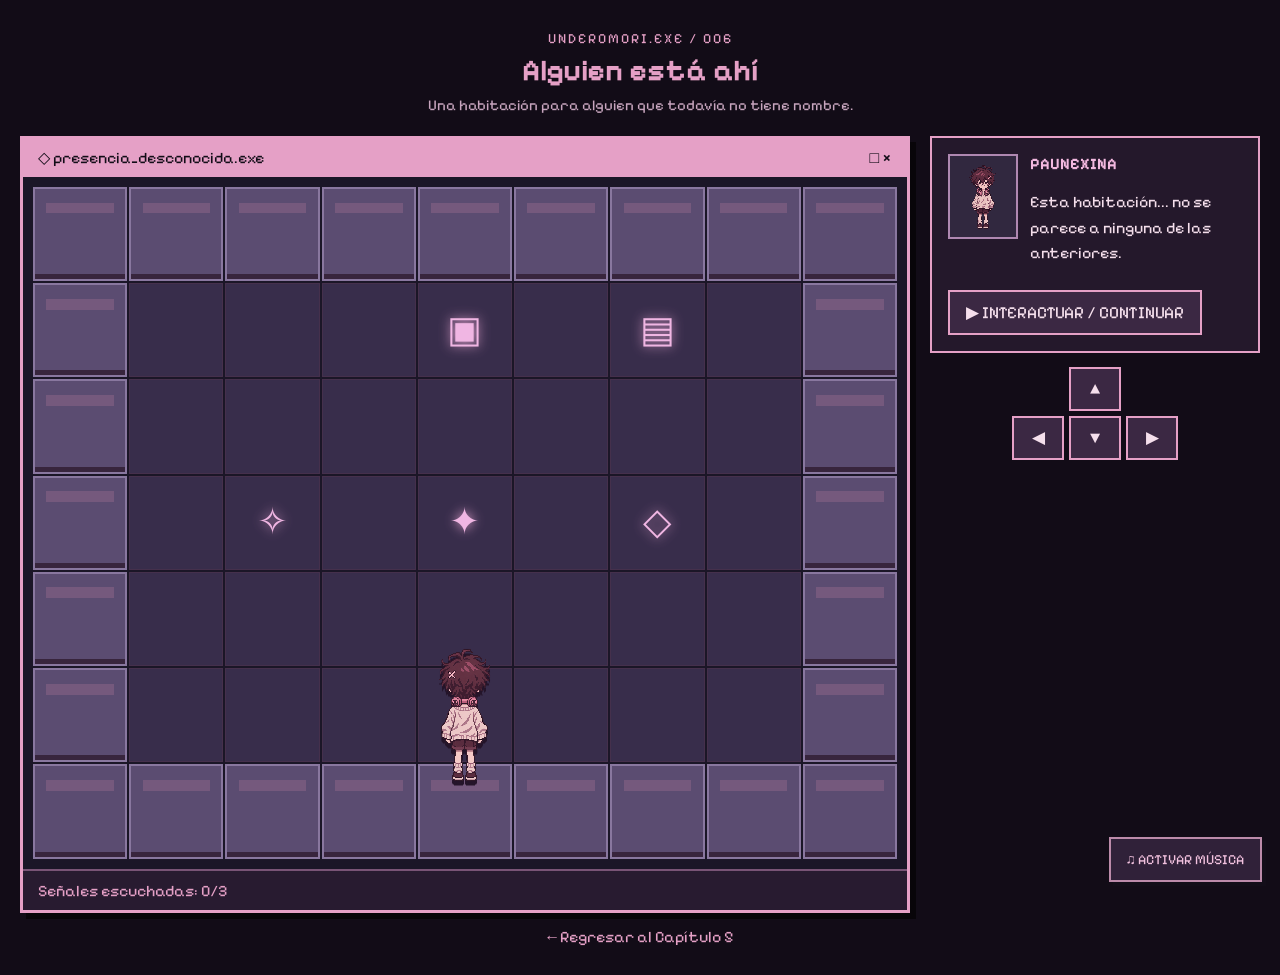
<file: juego/capitulo6.html>
<!DOCTYPE html>
<html lang="es">
<head>
    <meta charset="UTF-8">
    <meta name="viewport"
          content="width=device-width, initial-scale=1">

    <title>Alguien está ahí | UnderOmorI</title>

    <link
        href="https://fonts.googleapis.com/css2?family=Pixelify+Sans:wght@400;700&display=swap"
        rel="stylesheet"
    >

    <link rel="stylesheet" href="juego.css">
    <link rel="stylesheet" href="capitulo6.css">

    <script src="estado.js" defer></script>
    <script src="capitulo6.js" defer></script>
    <script src="musica-juego.js" defer></script>
</head>

<body data-capitulo="6">
    <main class="juego">

        <header>
            <p class="etiqueta">UNDEROMORI.EXE / 006</p>
            <h1>Alguien está ahí</h1>
            <p class="subtitulo">
                Una habitación para alguien que
                todavía no tiene nombre.
            </p>
        </header>

        <section class="ventana-juego">
            <div class="barra-ventana">
                <span>◇ presencia_desconocida.exe</span>
                <span>□ ×</span>
            </div>

            <div id="habitacion"
                 class="habitacion"
                 aria-label="Habitación de las señales">
            </div>

            <p id="estado" class="estado">
                Señales escuchadas: 0/3
            </p>
        </section>

        <section class="dialogo" aria-live="polite">
            <div class="identidad-dialogo">

                <img
                    id="retrato"
                    class="retrato-dialogo"
                    src="../assets/sprites/paunexina-abajo.png"
                    alt=""
                >

                <div class="contenido-dialogo">
                    <p id="hablante"
                       class="nombre-personaje">
                        PAUNEXINA
                    </p>

                    <p id="texto-dialogo">
                        Hay algo diferente en este lugar...
                    </p>
                </div>
            </div>

            <button id="interactuar" type="button">
                ▶ INTERACTUAR / CONTINUAR
            </button>
        </section>

        <!-- Panel para las respuestas del jugador -->
        <section id="panel-pregunta"
                 class="elecciones panel-pregunta"
                 hidden>

            <p class="etiqueta" id="etiqueta-pregunta">
                CONEXIÓN
            </p>

            <h2 id="pregunta"></h2>

            <div id="opciones"></div>
        </section>

        <!-- Único espacio para escribir -->
        <section id="panel-nombre"
                 class="elecciones panel-nombre"
                 hidden>

            <p class="etiqueta">
                IDENTIFICACIÓN VOLUNTARIA
            </p>

            <h2>¿Cómo quieres que te llame?</h2>

            <form id="formulario-nombre">
                <label for="nombre-jugador">
                    Tu nombre o apodo
                </label>

                <input
                    type="text"
                    id="nombre-jugador"
                    maxlength="24"
                    autocomplete="off"
                    placeholder="Puedes escribir un apodo..."
                >

                <button type="submit">
                    ▶ RESPONDER
                </button>
            </form>

            <button id="omitir-nombre" type="button">
                PREFIERO NO DECIRLO
            </button>
        </section>

        <div class="controles">
            <button data-mover="arriba"
                    type="button"
                    aria-label="Mover arriba">▲</button>

            <div>
                <button data-mover="izquierda"
                        type="button"
                        aria-label="Mover izquierda">◀</button>

                <button data-mover="abajo"
                        type="button"
                        aria-label="Mover abajo">▼</button>

                <button data-mover="derecha"
                        type="button"
                        aria-label="Mover derecha">▶</button>
            </div>
        </div>

        <section id="cierre" class="cierre" hidden>
            <p class="etiqueta">
                ARCHIVO 006 COMPLETADO
            </p>

            <h2>No estaba hablando sola</h2>

            <p id="texto-cierre"></p>

            <p class="etiqueta">
                PRÓXIMO ARCHIVO: EL NOMBRE QUE DEJÉ AQUÍ
            </p>

<p>
    <a href="capitulo7.html"
       class="enlace-siguiente">
        ▶ CONTINUAR AL CAPÍTULO FINAL
    </a>
</p>
        </section>

        <footer>
            <a href="capitulo5.html">
                ← Regresar al Capítulo 5
            </a>
        </footer>

    </main>
</body>
</html>
</file>
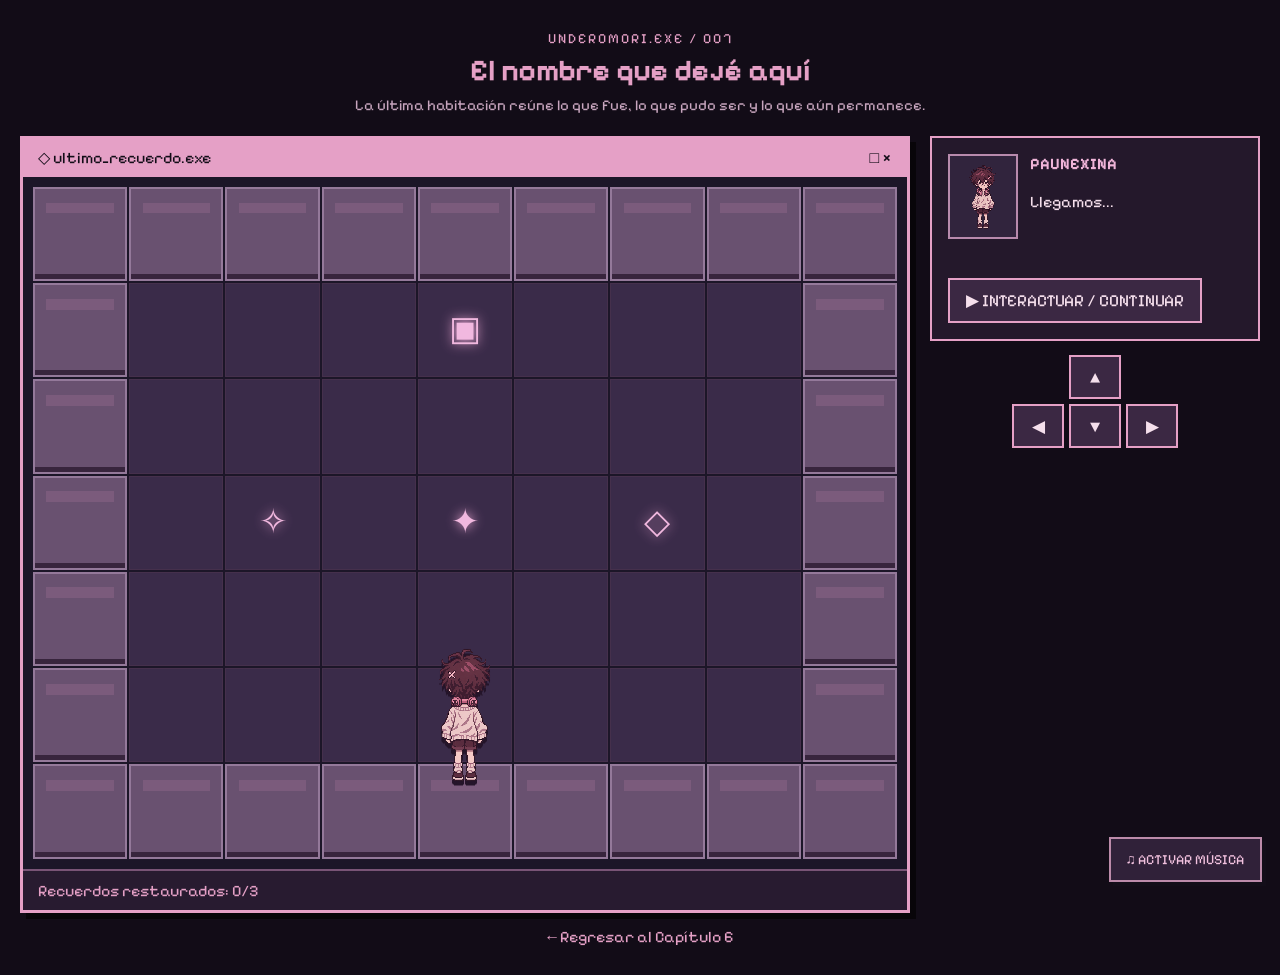
<file: juego/capitulo7.html>
<!DOCTYPE html>
<html lang="es">
<head>
    <meta charset="UTF-8">
    <meta name="viewport"
          content="width=device-width, initial-scale=1">

    <title>El nombre que dejé aquí | UnderOmorI</title>

    <link
        href="https://fonts.googleapis.com/css2?family=Pixelify+Sans:wght@400;700&display=swap"
        rel="stylesheet"
    >

    <link rel="stylesheet" href="juego.css">
    <link rel="stylesheet" href="capitulo7.css">

    <script src="estado.js" defer></script>
    <script src="capitulo7.js" defer></script>
    <script src="musica-juego.js" defer></script>
</head>

<body data-capitulo="7">
    <main class="juego">

        <header>
            <p class="etiqueta">UNDEROMORI.EXE / 007</p>
            <h1>El nombre que dejé aquí</h1>
            <p class="subtitulo">
                La última habitación reúne lo que fue,
                lo que pudo ser y lo que aún permanece.
            </p>
        </header>

        <section class="ventana-juego">
            <div class="barra-ventana">
                <span>◇ ultimo_recuerdo.exe</span>
                <span>□ ×</span>
            </div>

            <div
                id="habitacion"
                class="habitacion"
                aria-label="La última habitación"
            ></div>

            <p id="estado" class="estado">
                Recuerdos restaurados: 0/3
            </p>
        </section>

        <section class="dialogo" aria-live="polite">
            <div class="identidad-dialogo">
                <img
                    id="retrato"
                    class="retrato-dialogo"
                    src="../assets/sprites/paunexina-abajo.png"
                    alt=""
                >

                <div class="contenido-dialogo">
                    <p id="hablante"
                       class="nombre-personaje">
                        PAUNEXINA
                    </p>

                    <p id="texto-dialogo">
                        Esta es la última habitación...
                    </p>
                </div>
            </div>

            <button id="interactuar" type="button">
                ▶ INTERACTUAR / CONTINUAR
            </button>
        </section>

        <!-- Rompecabezas de los recuerdos -->
        <section
            id="panel-puzzle"
            class="elecciones panel-puzzle"
            hidden
        >
            <p class="etiqueta">REPARAR RECUERDO</p>

            <h2 id="titulo-puzzle"></h2>
            <p id="instruccion-puzzle">
                Haz clic en las piezas para girarlas.
                Conecta la primera con la última.
            </p>

            <div
                id="tablero-puzzle"
                class="tablero-puzzle"
                aria-label="Circuito de recuerdos"
            ></div>

            <p id="mensaje-puzzle"
               class="mensaje-puzzle"
               aria-live="polite">
                Circuito interrumpido.
            </p>

            <button
                id="reiniciar-puzzle"
                type="button"
            >
                ↺ MEZCLAR PIEZAS
            </button>
        </section>

        <div class="controles">
            <button data-mover="arriba"
                    type="button"
                    aria-label="Arriba">▲</button>

            <div>
                <button data-mover="izquierda"
                        type="button"
                        aria-label="Izquierda">◀</button>

                <button data-mover="abajo"
                        type="button"
                        aria-label="Abajo">▼</button>

                <button data-mover="derecha"
                        type="button"
                        aria-label="Derecha">▶</button>
            </div>
        </div>

        <!-- Decisión final -->
        <section
            id="panel-final"
            class="panel-final"
            hidden
        >
            <p class="etiqueta">
                DECISIÓN DEFINITIVA
            </p>

            <h2>¿Qué destino elegirás para Paunexina?</h2>

            <p>
                Ella conoce las dos posibilidades.
                Tú decidirás cuál ocurrirá.
            </p>

            <div class="opciones-finales">
                <button
                    id="elegir-quedarse"
                    type="button"
                >
                    ♡ QUE PERMANEZCA

                    <small>
                        Paunexina seguirá apareciendo
                        en la página principal.
                    </small>
                </button>

                <button
                    id="elegir-despedirse"
                    type="button"
                >
                    ◇ QUE SE DESPIDA

                    <small>
                        Paunexina dejará de aparecer,
                        pero conservará un recuerdo.
                    </small>
                </button>
            </div>
        </section>

        <!-- Confirmación antes de guardar -->
        <section
            id="panel-confirmacion"
            class="panel-confirmacion"
            hidden
        >
            <h2>¿Estás seguro de tu decisión?</h2>

            <p id="texto-confirmacion"></p>

            <p>
                La elección se guardará en este
                navegador. No podrás cambiarla
                desde el juego.
            </p>

            <div class="botones-confirmacion">
                <button
                    id="confirmar-final"
                    type="button"
                >
                    SÍ, ESTA ES MI DECISIÓN
                </button>

                <button
                    id="cancelar-final"
                    type="button"
                >
                    QUIERO PENSARLO
                </button>
            </div>
        </section>

        <!-- Epílogo -->
        <section id="cierre" class="cierre" hidden>
            <p class="etiqueta">
                UNDEROMORI.EXE / FIN
            </p>

            <h2 id="titulo-cierre"></h2>

            <p id="texto-cierre"></p>

            <p class="frase-final"
               id="frase-final"></p>

            <a href="../index.html"
               class="volver-pagina">
                ▶ VOLVER A LA PÁGINA PRINCIPAL
            </a>
        </section>

        <footer>
            <a href="capitulo6.html">
                ← Regresar al Capítulo 6
            </a>
        </footer>

    </main>
</body>
</html>
</file>
<file: CSS/style.css>
/* ==========================================
   MI UNDERGROUND
   ESTILO RETRO - ROSA NOCTURNO
========================================== */

/* ==========================================
   1. COLORES PRINCIPALES
========================================== */

:root {
    --fondo: #17101b;
    --panel: #291c30;
    --rosa: #e5a0c6;
    --rosa-claro: #f5dfec;
    --rosa-oscuro: #754567;
    --borde: #523650;
    --negro: #080609;
}

/* ==========================================
   2. ESTILOS GENERALES
========================================== */

* {
    box-sizing: border-box;
}

html {
    scroll-behavior: smooth;
}


body {
    margin: 0;
    min-height: 100vh;
    padding: 30px;

    position: relative;
    isolation: isolate;

    background: var(--negro);
    color: var(--rosa-claro);

    font-family: "Courier New", monospace;

    transition: background-color 1.5s ease;
}


/* ==========================================
   3. PANTALLA RETRO CRT
========================================== */

 

body::before {
    content: "";

    position: fixed;
    inset: 12px;

    z-index: -1;

    border: 5px solid #493047;
    border-radius: 40px;

    background:
        repeating-linear-gradient(
            to bottom,
            transparent 0px,
            transparent 3px,
            rgba(0, 0, 0, 0.12) 4px
        ),
        radial-gradient(
            ellipse at center,
            #291b30 0%,
            #1c1222 65%,
            #0d0910 100%
        );

    box-shadow:
        0 0 0 3px #120c16,
        0 0 0 7px #36243a,
        0 0 30px #e5a0c633,
        inset 0 0 60px #000000,
        inset 0 0 18px #e5a0c622;

    pointer-events: none;
}


/* Reflejo de pantalla antigua */
body::after {
    content: "";

    position: fixed;
    inset: 18px;

    border-radius: 35px;

    background:
        linear-gradient(
            125deg,
            rgba(255, 200, 235, 0.045) 0%,
            transparent 35%,
            transparent 100%
        );

    pointer-events: none;
    z-index: 10;
}


/* ==========================================
   4. ENCABEZADO
========================================== */

header {
    text-align: center;
    padding: 40px 15px;

    border-bottom: 2px solid var(--rosa);
}

h1 {
    color: var(--rosa);

    font-size: clamp(28px, 5vw, 50px);

    text-shadow:
        0 0 12px #e5a0c655;

    overflow-wrap: anywhere;
}

/* ==========================================
   5. CONTENIDO PRINCIPAL
========================================== */

main {
    max-width: 1100px;
    margin: 40px auto;
}

/* ==========================================
   6. CUADRO DE BIENVENIDA
========================================== */

.bienvenida {
    padding: 25px;
    margin-bottom: 30px;

    background: var(--panel);

    border: 2px dashed var(--rosa);
}

.bienvenida h2 {
    margin-top: 0;
    color: var(--rosa);
}

/* ==========================================
   7. MENÚ DE NAVEGACIÓN
========================================== */

.menu {
    display: grid;

    grid-template-columns: repeat(3, minmax(0, 1fr));

    gap: 16px;
}

.menu a {
    display: flex;

    align-items: center;
    justify-content: center;

    min-height: 85px;
    padding: 15px;

    border: 2px solid var(--rosa);

    background: #211725;

    color: var(--rosa-claro);

    text-decoration: none;
    text-align: center;

    font-size: 18px;
    font-weight: bold;

    transition:
        background-color 0.25s ease,
        color 0.25s ease,
        box-shadow 0.25s ease,
        transform 0.25s ease;
}

.menu a:hover {
    background: var(--rosa);
    color: var(--fondo);

    box-shadow:
        0 0 18px #e5a0c666;

    transform: translateY(-3px);
}

.menu a:active {
    transform: translateY(0);
}

.menu a:focus-visible {
    outline: 3px solid white;
    outline-offset: 4px;
}

/* ==========================================
   8. CUADRO DE DIÁLOGO RETRO
========================================== */

.dialogo {
    display: flex;

    align-items: flex-start;

    gap: 20px;
}

.avatar {
    width: 95px;
    height: 95px;

    object-fit: cover;

    border: 2px solid var(--rosa);

    flex-shrink: 0;
}

.mensaje-contenedor {
    flex: 1;
    min-width: 0;
}

.mensaje-encabezado {
    display: flex;

    align-items: center;
    justify-content: space-between;

    gap: 10px;
}

.mensaje-encabezado h2 {
    margin: 0;
    font-size: 22px;
}

#siguiente-mensaje {
    padding: 8px 12px;

    background: transparent;
    border: none;

    color: var(--rosa-claro);

    cursor: pointer;
    font-size: 22px;
}

#siguiente-mensaje:hover {
    color: var(--rosa);
}

#siguiente-mensaje:focus-visible {
    outline: 2px solid var(--rosa);
    outline-offset: 3px;
}

#texto-mensaje {
    margin-bottom: 0;

    line-height: 1.6;
    overflow-wrap: anywhere;
}

/* ==========================================
   9. CHAT SECRETO
========================================== */

.chat-secreto {
    margin-top: 25px;
    padding: 15px;

    border: 2px solid var(--rosa);

    background: #1b1121;
}

/* Elementos ocultos */

.chat-secreto[hidden],
#siguiente-mensaje[hidden],
#boton-avanzar[hidden],
.chat-formulario[hidden] {
    display: none;
}

/* ==========================================
   10. HISTORIAL DE CONVERSACIÓN
========================================== */

.chat-mensajes {
    display: flex;
    flex-direction: column;

    gap: 12px;

    height: 300px;
    min-height: 0;

    padding: 12px;

    overflow-y: auto;
    overflow-x: hidden;

    background: #120c16;

    scroll-behavior: auto;

    scrollbar-width: thin;
    scrollbar-color: var(--rosa) #120c16;

    overscroll-behavior: contain;
}

/* Scroll rosado para Chrome, Edge y Safari */

.chat-mensajes::-webkit-scrollbar {
    width: 8px;
}

.chat-mensajes::-webkit-scrollbar-track {
    background: #120c16;
}

.chat-mensajes::-webkit-scrollbar-thumb {
    background: var(--rosa-oscuro);
    border-radius: 4px;
}

.chat-mensajes::-webkit-scrollbar-thumb:hover {
    background: var(--rosa);
}

/* Evitar que las burbujas se encojan */

.chat-mensajes .burbuja {
    flex-shrink: 0;
}

/* ==========================================
   11. BURBUJAS DEL CHAT
========================================== */

.burbuja {
    max-width: 85%;

    padding: 10px 14px;

    border: 1px solid var(--rosa);

    font-size: 14px;
    line-height: 1.5;

    overflow-wrap: anywhere;
    white-space: pre-wrap;
}

/* Mensajes del personaje */

.burbuja.personaje {
    align-self: flex-start;

    background: #35243c;

    color: var(--rosa-claro);
}

/* Mensajes del visitante */

.burbuja.visitante {
    align-self: flex-end;

    background: #754567;

    color: white;
}

/* Mensajes del sistema */

.burbuja.sistema {
    align-self: center;

    border: none;
    background: transparent;

    color: var(--rosa);

    text-align: center;
    font-size: 12px;
}

/* ==========================================
   12. FORMULARIO DEL CHAT
========================================== */

.chat-formulario {
    display: flex;

    gap: 10px;
    margin-top: 12px;
}

.chat-formulario input {
    flex: 1;
    min-width: 0;

    padding: 12px;

    border: 1px solid var(--rosa);

    background: #26182d;
    color: white;

    font-family: inherit;
    font-size: 14px;
}

.chat-formulario input::placeholder {
    color: #bca1b5;
}

.chat-formulario button {
    padding: 12px;

    border: 1px solid var(--rosa);

    background: var(--rosa);
    color: var(--fondo);

    cursor: pointer;

    font-family: inherit;
    font-weight: bold;
}

.chat-formulario button:hover {
    background: var(--rosa-claro);
}

.chat-formulario input:focus-visible,
.chat-formulario button:focus-visible {
    outline: 2px solid white;
    outline-offset: 2px;
}

/* ==========================================
   13. ATMÓSFERA EXISTENCIALISTA
========================================== */

body.modo-existencial {
    background-color: #09060d;
}

.modo-existencial .chat-secreto {
    border-color: #b879a3;

    box-shadow:
        0 0 25px #d58ab52b;

    transition:
        box-shadow 1.5s ease,
        border-color 1.5s ease;
}

.modo-existencial .burbuja.personaje {
    background: #302035;
    border-color: #b879a3;
}

.modo-existencial .burbuja.sistema {
    color: #e6a5ca;
    letter-spacing: 1px;
}

/* ==========================================
   14. BOTÓN DE AVANZAR - NOVELA VISUAL
========================================== */

#boton-avanzar {
    display: block;

    margin: 18px 0 0 auto;

    padding: 10px 22px;

    background: #35243c;
    color: var(--rosa-claro);

    border: 2px solid var(--rosa);
    border-radius: 4px;

    font-family: inherit;
    font-size: 20px;

    cursor: pointer;

    box-shadow: 3px 3px 0 #080509;

    animation: pulso-retro 1.8s infinite;
}

#boton-avanzar:hover {
    background: var(--rosa);
    color: var(--fondo);
}

#boton-avanzar:active {
    transform: translate(2px, 2px);
    box-shadow: 1px 1px 0 #080509;
}

#boton-avanzar:disabled {
    opacity: 0.5;
    cursor: not-allowed;
    animation: none;
}

#boton-avanzar:focus-visible {
    outline: 3px solid white;
    outline-offset: 3px;
}

/* Animación suave del botón */

@keyframes pulso-retro {
    0%, 100% {
        opacity: 1;
    }

    50% {
        opacity: 0.65;
    }
}

/* ==========================================
   15. BOTÓN APAGAR PANTALLA
========================================== */

.boton-apagar {
    display: block;

    margin: 20px auto;

    padding: 14px 24px;

    background: transparent;
    color: #f0bdd8;

    border: 1px solid #d695be;

    cursor: pointer;

    font-family: inherit;
    font-size: 14px;

    transition:
        background-color 0.3s ease,
        box-shadow 0.3s ease;
}

.boton-apagar:hover {
    background: #35243c;

    box-shadow:
        0 0 15px #d695be55;
}

.boton-apagar:focus-visible {
    outline: 3px solid white;
    outline-offset: 3px;
}

/* ==========================================
   16. PANTALLA FINAL
========================================== */

.pantalla-final {
    position: fixed;

    inset: 0;
    z-index: 9999;

    background: #080509;
    color: var(--rosa);

    display: flex;
    flex-direction: column;

    align-items: center;
    justify-content: center;

    gap: 24px;

    padding: 25px;

    text-align: center;

    font-family: "Courier New", monospace;

    animation:
        aparecer-final 2.5s ease;
}

.pantalla-final p {
    max-width: 600px;
    line-height: 1.8;
}

.pantalla-final button {
    background: transparent;

    color: var(--rosa-claro);

    border: 1px solid var(--rosa);

    padding: 12px 20px;

    cursor: pointer;

    font-family: inherit;
    font-size: 14px;
}

.pantalla-final button:hover {
    background: #35243c;
}

.pantalla-final button:focus-visible {
    outline: 3px solid white;
    outline-offset: 3px;
}

.ayuda-cierre {
    color: #b79aaf;
    font-size: 12px;

    max-width: 340px;
}

/* Aparición lenta de la pantalla final */

@keyframes aparecer-final {
    from {
        opacity: 0;
    }

    to {
        opacity: 1;
    }
}

/* ==========================================
   17. RESPONSIVE - TABLETS
========================================== */

@media (max-width: 850px) {
    .menu {
        grid-template-columns: repeat(2, minmax(0, 1fr));
    }

    main {
        margin: 30px auto;
    }

    .chat-mensajes {
        height: 300px;
    }
}

/* ==========================================
   18. RESPONSIVE - CELULARES
========================================== */

@media (max-width: 550px) {
    body {
        padding: 22px;
    }

    body::before {
        inset: 8px;

        border-radius: 20px;
    }

    header {
        padding: 25px 10px;
    }

    h1 {
        font-size: clamp(24px, 7vw, 34px);
    }

    main {
        margin: 25px auto;
    }

    .bienvenida {
        padding: 15px;
    }

    /* Diálogo */

    .dialogo {
        gap: 12px;
    }

    .avatar {
        width: 60px;
        height: 60px;
    }

    .mensaje-encabezado h2 {
        font-size: 17px;
    }

    #texto-mensaje {
        font-size: 14px;
    }

    /* Menú */

    .menu {
        grid-template-columns: 1fr;
    }

    .menu a {
        min-height: 65px;
        font-size: 16px;
    }

    /* Chat */

    .chat-secreto {
        padding: 10px;
    }

    .chat-mensajes {
        height: 280px;
        padding: 10px;
        gap: 10px;
    }

    .burbuja {
        max-width: 95%;
        padding: 9px 11px;
        font-size: 12px;
    }

    /* Formulario */

    .chat-formulario {
        gap: 6px;
    }

    .chat-formulario input {
        padding: 10px;
        font-size: 13px;
    }

    .chat-formulario button {
        padding: 10px;
        font-size: 13px;
    }

    /* Botón de avanzar */

    #boton-avanzar {
        padding: 10px 18px;
        font-size: 18px;
    }

    /* Pantalla final */

    .pantalla-final {
        padding: 20px;
    }

    .pantalla-final p {
        font-size: 14px;
    }
}

/* ==========================================
   19. ACCESIBILIDAD
========================================== */

/* Reducir animaciones cuando el usuario lo prefiera */

@media (prefers-reduced-motion: reduce) {
    html {
        scroll-behavior: auto;
    }

    body,
    .menu a,
    .modo-existencial .chat-secreto,
    .boton-apagar {
        transition: none;
    }

    #boton-avanzar,
    .pantalla-final {
        animation: none;
    }
}

.avatar {
    width: 110px;
    height: 110px;
    object-fit: cover;
    object-position: center;
    image-rendering: pixelated;
    border: 2px solid var(--rosa);
    flex-shrink: 0;
}

@media (max-width: 550px) {
    .avatar {
        width: 65px;
        height: 65px;
    }
}


/* Encabezado retro */
header,
main {
    position: relative;
    z-index: 1;
}

header {
    border-bottom: 2px solid #d99dc2;
    box-shadow: 0 3px 12px #e5a0c622;
}

h1 {
    letter-spacing: 2px;

    text-shadow:
        2px 2px 0 #4b2b45,
        0 0 12px #e5a0c655;
}

/* Marco CRT adaptable */
@media (max-width: 550px) {
    body::before {
        inset: 6px;
        border-width: 3px;
        border-radius: 22px;

        box-shadow:
            0 0 0 2px #120c16,
            0 0 0 4px #36243a,
            inset 0 0 25px #000000;
    }

    body::after {
        inset: 10px;
        border-radius: 18px;
    }

    h1 {
        letter-spacing: 1px;
    }
}




/* Tamaño del icono de la barra superior */
.barra-superior .avatar-mini {
    display: block;
    width: 34px;
    height: 34px;
    min-width: 34px;
    max-width: 34px;
    max-height: 34px;

    object-fit: cover;
    image-rendering: pixelated;

    border: 1px solid var(--rosa);
}

/* Organización de la barra superior */
.barra-superior {
    display: flex;
    align-items: center;
    justify-content: space-between;
    gap: 16px;

    max-width: 1400px;
    margin: 0 auto;
    padding: 12px 20px;

    background: #211626;
    border-bottom: 2px solid var(--rosa);
}

.barra-superior .marca {
    display: flex;
    align-items: center;
    gap: 12px;
    min-width: 0;

    color: var(--rosa-claro);
    text-decoration: none;
    font-size: 18px;
    font-weight: bold;
}

.redes-superiores {
    display: flex;
    align-items: center;
    gap: 18px;
}

.redes-superiores a {
    color: var(--rosa);
    font-size: 22px;
    text-decoration: none;
}

/* Celulares */
@media (max-width: 550px) {
    .barra-superior {
        padding: 10px;
    }

    .barra-superior .avatar-mini {
        width: 28px;
        height: 28px;
        min-width: 28px;
        max-width: 28px;
        max-height: 28px;
    }

    .barra-superior .marca {
        font-size: 14px;
    }
}


.icono-marca {
    display: grid;
    place-items: center;

    width: 34px;
    height: 34px;
    flex-shrink: 0;

    background: #42263b;
    color: #f5dfec;
    border: 1px solid var(--rosa);

    font-size: 24px;
}


/* Tipografía retro del título principal */
.encabezado-principal h1 {
    font-family: "Pixelify Sans", monospace;

    font-size: clamp(30px, 5vw, 58px);
    font-weight: 700;
    letter-spacing: 2px;

    color: #e5a0c6;

    text-shadow:
        3px 3px 0 #4b2b45,
        0 0 15px #e5a0c655;
}

/* Adaptación a celulares */
@media (max-width: 550px) {
    .encabezado-principal h1 {
        font-size: clamp(24px, 7vw, 36px);
        letter-spacing: 1px;
    }
}

/* ===================================
   PIE DE PÁGINA RETRO
=================================== */

.pie-underground {
    width: min(90%, 1100px);
    margin: 35px auto 45px;
    padding: 20px 10px;

    border-top: 1px dashed #754567;
    text-align: center;

    font-family: "Courier New", monospace;
}

.creditos-desplegables {
    max-width: 430px;
    margin: 0 auto;
}

.creditos-desplegables summary {
    display: inline-block;
    padding: 10px 18px;

    background: #24182a;
    border: 1px solid #855778;

    color: #e5a0c6;
    font-size: 12px;
    font-weight: bold;

    cursor: pointer;
    list-style: none;
}

.creditos-desplegables summary::-webkit-details-marker {
    display: none;
}

.creditos-desplegables summary::after {
    content: " ▼";
}

.creditos-desplegables[open] summary::after {
    content: " ▲";
}

.creditos-desplegables summary:hover {
    background: #49304c;
}

.creditos-desplegables summary:focus-visible {
    outline: 2px solid white;
    outline-offset: 3px;
}

.contenido-creditos {
    padding: 15px;
    margin-top: 10px;

    border: 1px dashed #754567;
    background: #1a1120;

    color: #f5dfec;
}

.contenido-creditos p {
    margin: 8px 0;
    font-size: 12px;
}

.contenido-creditos small {
    display: block;
    margin-top: 15px;

    color: #b98da9;
    font-size: 10px;
    line-height: 1.6;
}

.firma-underground {
    margin-top: 20px;

    color: #96718f;
    font-size: 10px;
    letter-spacing: 1px;
}



/* ======================================
   UNDEROMORI - FINAL B
   LA DESPEDIDA DE PAUNEXINA
====================================== */

/* Ocultar todo el cuadro de bienvenida */
html[data-underomori-final="despedirse"] .bienvenida {
    display: none !important;
}

/* Mantener visible el recuerdo */
html[data-underomori-final="despedirse"]
.paunexina-recuerdo-final {
    display: block !important;

    width: fit-content;
    margin: 30px auto;
    padding: 18px 24px;

    background: #24182c;
    color: #e5b4d3 !important;

    border: 1px dashed #d19abb;

    text-decoration: none !important;
    text-align: center;
}

/* =====================================
   UNDEROMORI - FINAL A RESPONSIVE
===================================== */

/* Evitar que el GIF desborde su contenedor */
html[data-underomori-final="quedarse"]
img[data-personaje="paunexina"] {
    display: block;
    max-width: 100%;
    height: auto;
    object-fit: contain;
    box-sizing: border-box;
}

/* Ajustes para teléfonos */
@media (max-width: 600px) {

    html[data-underomori-final="quedarse"]
    .bienvenida {
        width: 100%;
        max-width: 100%;
        box-sizing: border-box;
    }

    html[data-underomori-final="quedarse"]
    .bienvenida .dialogo {
        display: flex;
        flex-direction: column;
        align-items: center;
        gap: 16px;
        min-width: 0;
    }

    html[data-underomori-final="quedarse"]
    .bienvenida img[data-personaje="paunexina"] {
        width: min(220px, 75vw);
        max-width: 100%;
        height: auto;
        margin: 0 auto;
        flex-shrink: 1;
    }

    html[data-underomori-final="quedarse"]
    .bienvenida .dialogo > * {
        min-width: 0;
    }
}
</file>
<file: CSS/animaciones.css>
/* =====================================
   TÍTULO PIXELADO CON OLA SUAVE
===================================== */

#titulo-retro {
    font-family: "Silkscreen", monospace;
    font-size: clamp(18px, 3.2vw, 38px);
    font-weight: 700;
    line-height: 1.6;

    color: #f5dfec;
    text-align: center;
    overflow-wrap: normal;
}

/* Evita dividir palabras */
.grupo-palabra {
    display: inline-block;
    white-space: nowrap;
}

/* Espacio entre palabras */
.espacio-retro {
    display: inline-block;
    width: 0.5em;
}

/* Cada letra se anima individualmente */
.letra-retro {
    display: inline-block;

    animation: olaRetro 3.5s ease-in-out infinite;

    text-shadow:
        2px 2px 0 #754567,
        0 0 8px #e5a0c655;
}

/* Movimiento individual de las letras */
#titulo-retro .letra-retro {
    display: inline-block;

    animation-name: olaRetro;
    animation-duration: 2.2s;
    animation-timing-function: ease-in-out;
    animation-iteration-count: infinite;

    color: #f5dfec;

    text-shadow:
        2px 2px 0 #754567,
        0 0 8px #e5a0c655;
}

/* Ola retro continua */
@keyframes olaRetro {
    0%, 100% {
        transform: translateY(0);
    }

    25% {
        transform: translateY(-12px);
    }

    50% {
        transform: translateY(0);
    }
}

/* Reduce el movimiento cuando se solicita */
@media (prefers-reduced-motion: reduce) {
    .letra-retro {
        animation: none;
    }
}
</file>
<file: CSS/reproductor.css>
/* ==========================================
   REPRODUCTOR DE MÚSICA RETRO
========================================== */

#boton-musica {
    position: fixed;
    bottom: 30px;
    right: 30px;
    z-index: 100;

    min-width: 75px;
    min-height: 45px;

    background: #291c30;
    color: #f5dfec;

    border: 2px solid #e5a0c6;
    border-radius: 4px;

    font-family: inherit;
    font-size: 18px;

    cursor: pointer;

    box-shadow: 0 0 12px #e5a0c644;

    transition: 0.2s ease;
}

#boton-musica:hover {
    background: #e5a0c6;
    color: #17101b;
}

#boton-musica:focus-visible {
    outline: 3px solid white;
    outline-offset: 3px;
}

/* Adaptable a celulares */
@media (max-width: 550px) {
    #boton-musica {
        bottom: 15px;
        right: 15px;

        min-width: 60px;
        min-height: 42px;

        font-size: 16px;
    }
}

@media (prefers-reduced-motion: reduce) {
    #boton-musica {
        transition: none;
    }
}
</file>
<file: juego/juego.css>
:root {
    --fondo: #120c17;
    --panel: #281b30;
    --rosa: #e5a0c6;
    --texto: #f5dfec;
    --borde: #795476;
}

* {
    box-sizing: border-box;
}

[hidden] {
    display: none !important;
}

body {
    margin: 0;
    min-height: 100vh;
    padding: 20px;
    background: var(--fondo);
    color: var(--texto);
    font-family: "Pixelify Sans", monospace;
}

.juego {
    max-width: 720px;
    margin: 25px auto;
}

header {
    text-align: center;
    margin-bottom: 25px;
}

.etiqueta {
    color: var(--rosa);
    font-size: 14px;
    letter-spacing: 2px;
}

h1 {
    color: var(--rosa);
    font-size: clamp(28px, 5vw, 44px);
}

.subtitulo {
    color: #c7a5be;
    line-height: 1.6;
}

.ventana-juego {
    border: 3px solid var(--rosa);
    background: var(--panel);
    box-shadow: 6px 6px 0 #080509;
}

.barra-ventana {
    display: flex;
    justify-content: space-between;
    padding: 9px 15px;
    background: var(--rosa);
    color: var(--fondo);
}

/* Mapa de 7 columnas por 5 filas */

.habitacion {
    display: grid;
    grid-template-columns: repeat(7, minmax(0, 1fr));
    gap: 2px;
    padding: 12px;
    background: #201526;
}

.celda {
    position: relative;
    aspect-ratio: 1;
    display: grid;
    place-items: center;

    background: #302039;
    border: 1px solid #42304c;
}

/* Suelo alternado */

.celda:nth-child(even) {
    background: #35243d;
}

.objeto {
    font-size: clamp(20px, 5vw, 36px);
    line-height: 1;
    filter: drop-shadow(2px 3px 0 #100918);
}

.objeto.leido {
    opacity: 0.4;
}

/* Personaje del jugador */

.jugador {
    position: relative;
    width: 37%;
    height: 54%;
    min-width: 15px;
    min-height: 20px;

    background: #b77fa7;
    border: 2px solid #f3c6dc;

    box-shadow: 0 5px 0 #5e3b60;
    z-index: 2;
}

/* Cabeza */

.jugador::before {
    content: "";
    position: absolute;
    width: 125%;
    height: 55%;
    top: -45%;
    left: -12%;

    background: #6e415d;
    border-bottom: 5px solid #c58cac;
}

/* Gafas pixeladas */

.jugador::after {
    content: "▫▫";
    position: absolute;
    top: -35%;
    left: 0;
    width: 100%;
    text-align: center;

    color: #ffe3ef;
    font-size: 16px;
    font-family: monospace;
}

.estado {
    margin: 0;
    padding: 10px 15px;
    border-top: 2px solid var(--borde);
    color: var(--rosa);
}

/* Caja de diálogo */

.dialogo {
    margin-top: 22px;
    padding: 20px;
    min-height: 175px;

    border: 2px solid var(--rosa);
    background: #24182b;
}

.nombre-personaje {
    margin-top: 0;
    color: var(--rosa);
    font-weight: bold;
}

#texto-dialogo {
    min-height: 65px;
    line-height: 1.6;
    font-size: 18px;
}

button {
    padding: 10px 16px;
    border: 2px solid var(--rosa);
    background: #3b2843;
    color: var(--texto);

    font-family: inherit;
    font-size: 17px;
    cursor: pointer;
}

button:hover {
    background: #674669;
}

button:focus-visible,
a:focus-visible {
    outline: 3px solid white;
    outline-offset: 3px;
}

#interactuar {
    margin-top: 8px;
}

/* Controles móviles */

.controles {
    margin-top: 20px;
    display: flex;
    flex-direction: column;
    align-items: center;
    gap: 5px;
}

.controles > div {
    display: flex;
    gap: 5px;
}

.controles button {
    width: 65px;
    height: 50px;
    touch-action: manipulation;
}

/* Pantalla de decisión */

.decision,
.resultado {
    margin-top: 22px;
    padding: 22px;

    background: #1d1325;
    border: 2px dashed var(--rosa);
    text-align: center;
}

.decision h2,
.resultado h2 {
    color: var(--rosa);
}

.decision p,
.resultado p {
    line-height: 1.7;
    font-size: 18px;
}

.decision button {
    display: block;
    width: 100%;
    margin: 10px 0;
}

footer {
    margin-top: 30px;
    text-align: center;
}

footer a {
    color: var(--rosa);
    text-decoration: none;
}

@media (max-width: 500px) {
    body {
        padding: 10px;
    }

    .habitacion {
        gap: 1px;
        padding: 5px;
    }

    .objeto {
        font-size: 20px;
    }

    #texto-dialogo {
        font-size: 16px;
    }
}

@media (prefers-reduced-motion: reduce) {
    * {
        scroll-behavior: auto !important;
    }
}

/* =====================================
   MAPA RPG RETRO
===================================== */

.habitacion {
    display: grid;
    grid-template-columns: repeat(12, minmax(0, 1fr));
    gap: 2px;
    padding: 10px;
    background: #17101b;
}

.casilla-juego {
    position: relative;
    aspect-ratio: 1;
    min-width: 0;

    display: grid;
    place-items: center;
    overflow: hidden;

    border: 1px solid #45304c;
}

/* Suelo */
.casilla-juego.suelo {
    background: #35243d;
}

.casilla-juego.suelo:nth-child(even) {
    background: #302039;
}

/* Paredes */
.casilla-juego.pared {
    background: #59405c;
    border: 2px solid #755477;
    box-shadow: inset 0 -5px 0 #38253d;
}

.casilla-juego.pared::before {
    content: "";
    position: absolute;
    top: 15%;
    width: 75%;
    height: 12%;
    background: #8a6487;
    opacity: 0.55;
}

/* Muebles */
.casilla-juego.mueble {
    border-color: #a27398;
}

.icono-mueble {
    font-family: monospace;
    font-weight: bold;
    font-size: clamp(11px, 2.5vw, 30px);
    color: #e5a0c6;
    line-height: 1;
}

/* Escritorio */
.casilla-juego.escritorio {
    background: #674565;
    border: 3px solid #b98cae;
}

/* Cama */
.casilla-juego.cama {
    background: #a1789c;
    border-top: 5px solid #dec1d4;
    border-bottom: 4px solid #5a3b5f;
}

/* Estantería */
.casilla-juego.estanteria {
    background: #4a3050;
    border: 3px solid #9d769b;
}

/* Planta */
.casilla-juego.planta {
    background: #303c34;
    border-color: #789783;
}

.casilla-juego.planta .icono-mueble {
    color: #a6ccaa;
}

/* Computadora */
.casilla-juego.computadora {
    background: #4c3658;
    border: 3px solid #d4a0c6;
}

.casilla-juego.computadora .icono-mueble {
    color: #f7d7ec;
    text-shadow: 0 0 8px #e5a0c6;
}

/* Puerta */
.casilla-juego.puerta {
    background: #765775;
    border: 3px solid #d5a0c3;
}

.casilla-juego.puerta .icono-mueble {
    color: #f5dfec;
}

/* Archivos */
.casilla-juego .objeto {
    font-size: clamp(13px, 3vw, 28px);
    color: #ffe1f0;
    text-shadow: 0 0 8px #e5a0c688;
}

.casilla-juego .objeto.leido {
    opacity: 0.4;
}

/* =====================================
   PERSONAJE PIXEL ART CON CSS
===================================== */

.casilla-juego .personaje-pixel {
    position: relative;

    width: 38%;
    height: 43%;
    min-width: 9px;
    min-height: 12px;

    background: #b47fa7;
    border: 2px solid #f1c2de;
    box-shadow: 0 4px 0 #55375d;

    z-index: 3;
}

/* Cabeza y cabello */
.casilla-juego .personaje-pixel::before {
    content: "";

    position: absolute;
    width: 135%;
    height: 75%;

    top: -67%;
    left: -18%;

    background: linear-gradient(
        to bottom,
        #69415b 0%,
        #69415b 45%,
        #d4a0b7 45%,
        #d4a0b7 100%
    );

    border: 2px solid #40283d;
}

/* Ojos y gafas */
.casilla-juego .personaje-pixel::after {
    content: "▪▪";

    position: absolute;
    width: 135%;
    top: -47%;
    left: -18%;

    text-align: center;
    color: #f9e1ed;
    font-size: clamp(6px, 1.2vw, 13px);
    line-height: 1;
}

/* Mirar hacia los lados */
.casilla-juego .mirando-izquierda {
    transform: scaleX(-1);
}

.casilla-juego .mirando-derecha {
    transform: scaleX(1);
}

/* Mirar hacia arriba */
.casilla-juego .mirando-arriba::after {
    opacity: 0;
}

/* Movimiento de un paso */
.casilla-juego .caminando {
    animation: caminarPixel 0.18s steps(2) 1;
}

@keyframes caminarPixel {
    0% {
        translate: 0 0;
    }

    50% {
        translate: 0 -5px;
    }

    100% {
        translate: 0 0;
    }
}

/* =====================================
   ADAPTACIÓN A CELULARES
===================================== */

@media (max-width: 550px) {
    .habitacion {
        padding: 4px;
        gap: 1px;
    }

    .casilla-juego {
        border-width: 1px;
    }

    .casilla-juego.mueble {
        border-width: 1px;
    }

    .casilla-juego .personaje-pixel {
        border-width: 1px;
        box-shadow: 0 2px 0 #55375d;
    }

    .casilla-juego .personaje-pixel::before {
        border-width: 1px;
    }
}

@media (prefers-reduced-motion: reduce) {
    .casilla-juego .caminando {
        animation: none;
    }
}

/* =====================================
   SPRITE DE PAUNEXINA - CAPÍTULO 1
===================================== */

.habitacion .sprite-jugador {
    display: block;

    width: 85%;
    height: 90%;

    object-fit: contain;
    image-rendering: pixelated;

    position: relative;
    z-index: 3;

    pointer-events: none;
    user-select: none;

    filter: drop-shadow(0 3px 0 #241429);
}

/* Animación sencilla al caminar */

.habitacion .sprite-jugador.caminando {
    animation: caminarSprite 0.18s steps(2) 1;
}

@keyframes caminarSprite {
    0% {
        translate: 0 0;
    }

    50% {
        translate: 0 -4px;
    }

    100% {
        translate: 0 0;
    }
}

@media (prefers-reduced-motion: reduce) {
    .habitacion .sprite-jugador.caminando {
        animation: none;
    }
}

/* ==========================================
   UNDEROMORI - INTERFAZ COMPACTA
   Para los capítulos 1, 2 y 3
========================================== */

@media (min-width: 901px) {

    /* Distribución principal */
    .juego {
        display: grid;

        grid-template-columns:
            minmax(0, 1fr) 330px;

        gap: 14px 20px;

        max-width: 1250px;
        margin: 10px auto;

        align-items: start;
    }

    /* Título arriba, sin ocupar tanto */
    .juego > header {
        grid-column: 1 / -1;
        margin: 0;
    }

    .juego > header h1 {
        margin: 5px 0;
        font-size: 30px;
    }

    .juego > header .subtitulo {
        margin: 5px 0;
        font-size: 15px;
    }

    .juego > header .etiqueta {
        margin: 0;
    }

    /* Mapa a la izquierda */
    .juego > .ventana-juego {
        grid-column: 1;
        grid-row: 2 / span 3;

        width: min(
            100%,
            calc((100dvh - 210px) * 1.3)
        );

        min-width: 0;
        margin: 0;
    }

    /* Diálogos a la derecha */
    .juego > .dialogo {
        grid-column: 2;
        grid-row: 2;

        width: 100%;
        min-height: 190px;
        margin: 0;
        padding: 16px;
    }

    #texto-dialogo {
        min-height: 65px;
        line-height: 1.5;
        font-size: 16px;
    }

    /* Controles debajo del diálogo */
    .juego > .controles {
        grid-column: 2;
        grid-row: 3;

        margin: 0;
        align-items: center;
    }

    .controles button {
        width: 52px;
        height: 44px;
        padding: 5px;
    }

    /* Paneles de acertijos y recuerdos */
    .juego > .elecciones,
    .juego > .terminal-clave {
        grid-column: 2;
        grid-row: 4;

        margin: 0;
        padding: 14px;

        max-height: 250px;
        overflow-y: auto;
    }

    /* Finales y cierres */
    .juego > .decision,
    .juego > .resultado,
    .juego > .cierre,
    .juego > footer {
        grid-column: 1 / -1;
    }

    .juego > footer {
        margin-top: 0;
    }
}

/* ==========================================
   PERSONAJES MÁS GRANDES
========================================== */

/* Las imágenes podrán sobresalir un poco
   de la casilla sin quedar cortadas */

.habitacion .casilla-juego {
    overflow: visible;
}

/* Mantener el personaje por encima del suelo */

.habitacion .casilla-juego:has(.sprite-jugador) {
    z-index: 5;
}

/* Paunexina */

.habitacion .sprite-jugador {
    width: 100%;
    height: 100%;

    object-fit: contain;
    image-rendering: pixelated;

    transform: scale(1.5);
    transform-origin: center center;

    pointer-events: none;
}

/* Pao: ligeramente más pequeño */

.habitacion .sprite-pao {
    width: 100%;
    height: 100%;

    object-fit: contain;
    image-rendering: pixelated;

    transform: scale(1.25);
    transform-origin: center center;

    pointer-events: none;
}

/* ==========================================
   PANTALLAS PEQUEÑAS
========================================== */

@media (max-width: 900px) {

    .juego {
        display: block;
        width: 100%;
        max-width: 720px;
        margin: 15px auto;
    }

    .juego > .ventana-juego {
        width: 100%;
    }

    .juego > .dialogo,
    .juego > .controles,
    .juego > .elecciones,
    .juego > .terminal-clave {
        margin-top: 15px;
    }

    .juego > header h1 {
        font-size: clamp(24px, 5vw, 36px);
    }
}

/* ======================================
   UNDEROMORI - CONSECUENCIAS DEL FINAL
====================================== */

/* FINAL A: PAUNEXINA SE QUEDA */

[data-underomori-final="quedarse"]
[data-personaje="paunexina"] {
    filter:
        saturate(0.85)
        drop-shadow(0 0 8px #d899c0);
}

.paunexina-mensaje-final {
    display: block;
    margin-top: 8px;

    font-family: "Pixelify Sans", monospace;
    font-size: 14px;
    color: #e6accf;

    text-align: center;
}

/* FINAL B: PAUNEXINA SE DESPIDE */

[data-underomori-final="despedirse"]
[data-personaje="paunexina"] {
    display: none !important;
}

/* RECUERDO PERMANENTE */

.paunexina-recuerdo-final {
    display: block;
    width: fit-content;

    margin: 20px auto;
    padding: 12px 18px;

    border: 1px dashed #a77a9f;
    background: #211729;
    color: #dfb1d0;

    font-family: "Pixelify Sans", monospace;
    font-size: 14px;

    text-align: center;
    text-decoration: none;
}

.paunexina-recuerdo-final:hover {
    color: #fff0f7;
    border-color: #eab6da;
}


/* ======================================
   UNDEROMORI - CONTROL DE MÚSICA
====================================== */

.boton-musica-juego {
    position: fixed;
    bottom: 18px;
    right: 18px;

    z-index: 100;

    padding: 12px 16px;

    background: #302139;
    color: #f2c2df;

    border: 2px solid #bc8baa;
    box-shadow: 4px 4px 0 #130e19;

    font-family: "Pixelify Sans", monospace;
    font-size: 14px;

    cursor: pointer;
}

.boton-musica-juego:hover {
    background: #523759;
    color: #fff0f7;
}

.boton-musica-juego:focus-visible {
    outline: 3px solid #fff0f7;
    outline-offset: 3px;
}
</file>
<file: CSS/proyectos.css>
/* SOBRE MÍ - ESTILO RETRO */

:root {
    --fondo: #17101b;
    --panel: #291c30;
    --rosa: #e5a0c6;
    --texto: #f5dfec;
}

* {
    box-sizing: border-box;
}

body {
    margin: 0;
    min-height: 100vh;
    padding: 30px;
    background: #080609;
    color: var(--texto);
    font-family: "Courier New", monospace;
}

/* Marco CRT */
body::before {
    content: "";
    position: fixed;
    inset: 12px;
    z-index: -1;
    border: 4px solid #523650;
    border-radius: 35px;
    background:
        repeating-linear-gradient(
            to bottom,
            transparent 0,
            transparent 3px,
            #ffffff06 4px
        ),
        var(--fondo);
    box-shadow:
        0 0 25px #e5a0c633,
        inset 0 0 40px #000000;
    pointer-events: none;
}

/* Encabezado */
.encabezado-principal {
    padding: 40px 15px;
    text-align: center;
}

h1 {
    margin: 0;
    color: var(--rosa);
    font-family: "Pixelify Sans", monospace;
    font-size: clamp(26px, 5vw, 52px);
    overflow-wrap: anywhere;
}

/* Contenido */
.pagina-pendiente {
    width: 100%;
    max-width: 1000px;
    margin: 20px auto;
}

/* Barra de editor */
.barra-editor {
    display: flex;
    justify-content: space-between;
    gap: 15px;
    padding: 8px 12px;
    margin-bottom: 24px;
    background: #f4e8f0;
    color: #281b30;
    font-weight: bold;
}

.editor-estado {
    display: flex;
    gap: 20px;
}

/* Módulo provisional */
.modulo-pendiente {
    min-height: 360px;
    padding: 35px 20px;
    background: var(--panel);
    border: 2px dashed var(--rosa);

    display: flex;
    flex-direction: column;
    align-items: center;
    justify-content: center;
    gap: 20px;
    text-align: center;
}

.icono-pendiente {
    font-size: 50px;
    color: var(--rosa);
}

.modulo-pendiente h2 {
    margin: 0;
    color: var(--rosa);
    font-family: "Pixelify Sans", monospace;
    font-size: clamp(24px, 4vw, 38px);
}

.modulo-pendiente p {
    max-width: 550px;
    margin: 0;
    line-height: 1.7;
}

.mensaje-sistema {
    color: #c69db7;
    font-size: 12px;
    letter-spacing: 1px;
}

/* Botón de regreso */
.boton-regresar {
    display: inline-block;
    margin-top: 15px;
    padding: 14px 24px;
    border: 2px solid var(--rosa);
    color: var(--texto);
    background: #211725;
    text-decoration: none;
    font-family: "Pixelify Sans", monospace;
    font-size: 18px;
}

.boton-regresar:hover {
    background: var(--rosa);
    color: var(--fondo);
}

.boton-regresar:focus-visible {
    outline: 3px solid white;
    outline-offset: 3px;
}

/* Adaptación a celulares */
@media (max-width: 550px) {
    body {
        padding: 20px;
    }

    body::before {
        inset: 6px;
        border-radius: 20px;
    }

    .encabezado-principal {
        padding: 25px 10px;
    }

    .modulo-pendiente {
        min-height: 300px;
        padding: 25px 15px;
    }

    .barra-editor {
        font-size: 12px;
    }

    .editor-estado {
        gap: 10px;
    }

    .boton-regresar {
        width: 100%;
        max-width: 280px;
    }
}
</file>
<file: CSS/sobre-mi.css>
/* ========================================
   SOBRE MÍ - ARCHIVO RETRO
======================================== */

:root {
    --fondo: #120c17;
    --panel: #24182a;
    --panel-claro: #36243d;
    --rosa: #e5a0c6;
    --texto: #f5dfec;
    --apagado: #b58dab;
}

* {
    box-sizing: border-box;
}

[hidden] {
    display: none !important;
}

body {
    margin: 0;
    min-height: 100vh;
    padding: 22px;
    color: var(--texto);
    background: var(--fondo);
    font-family: "Pixelify Sans", monospace;
}

/* Efecto de pantalla antigua */

body::before {
    content: "";
    position: fixed;
    inset: 0;
    pointer-events: none;
    z-index: 10;

    background: repeating-linear-gradient(
        to bottom,
        transparent 0px,
        transparent 3px,
        rgba(0, 0, 0, 0.12) 4px
    );
}

/* Barra superior */

.encabezado {
    display: flex;
    align-items: center;
    justify-content: space-between;
    gap: 15px;

    max-width: 1100px;
    margin: auto;
    padding: 15px 0;

    border-bottom: 2px solid var(--rosa);
}

.encabezado p {
    color: var(--rosa);
    font-size: 14px;
}

.volver-superior {
    color: var(--texto);
    text-decoration: none;
}

/* Contenedor principal */

.archivo-personal {
    max-width: 1100px;
    margin: 35px auto;
}

.titulo-pagina {
    text-align: center;
    margin-bottom: 30px;
}

.titulo-pagina p {
    font-size: 13px;
    color: var(--apagado);
}

.titulo-pagina h1 {
    margin: 10px 0;
    color: var(--rosa);

    font-family: "Silkscreen", monospace;
    font-size: clamp(30px, 5vw, 55px);

    text-shadow: 3px 3px #4f3050;
}

.titulo-pagina span {
    color: var(--rosa);
}

/* Ventana principal */

.terminal {
    border: 2px solid var(--rosa);
    background: var(--panel);
    box-shadow: 7px 7px 0 #0b0710;
}

.barra-terminal {
    display: flex;
    justify-content: space-between;
    gap: 10px;

    padding: 10px 15px;
    background: var(--rosa);
    color: var(--fondo);

    font-size: 15px;
    font-weight: bold;
}

.contenido-terminal {
    display: grid;
    grid-template-columns: 290px minmax(0, 1fr);
    gap: 20px;
    padding: 20px;
}

/* Ficha del personaje */

.ficha-personaje {
    min-width: 0;
    padding: 15px;
    border: 1px solid #a9769a;
    background: #1c1322;
}

.marco-avatar {
    padding: 6px;
    border: 2px solid var(--rosa);
    background: #120c17;
}

.avatar-presentacion {
    display: block;
    width: 100%;
    height: auto;
    image-rendering: pixelated;
}

.datos-personaje {
    margin-top: 20px;
    border-top: 1px dashed var(--rosa);
    padding-top: 12px;
}

.datos-personaje p {
    display: flex;
    justify-content: space-between;
    gap: 12px;
    margin: 12px 0;

    font-size: 14px;
}

.datos-personaje span {
    color: var(--apagado);
}

.ficha-pie {
    margin-top: 25px;
    text-align: center;
    font-size: 12px;
    color: var(--rosa);
}

/* Información y botones */

.zona-informacion {
    min-width: 0;
    display: flex;
    flex-direction: column;
}

.menu-archivos {
    display: grid;
    grid-template-columns: repeat(2, minmax(0, 1fr));
    gap: 8px;
    margin-bottom: 12px;
}

.boton-archivo {
    min-width: 0;
    padding: 13px 10px;

    border: 1px solid #916487;
    background: #201525;
    color: var(--texto);

    font-family: "Pixelify Sans", monospace;
    font-size: 16px;
    cursor: pointer;
    text-align: left;

    transition: background 0.15s, color 0.15s;
}

.boton-archivo:hover {
    background: #49304c;
}

.boton-archivo.activo {
    background: var(--rosa);
    border-color: var(--rosa);
    color: #160e1a;
}

.boton-archivo:focus-visible,
.volver-superior:focus-visible,
.pie-pagina a:focus-visible {
    outline: 2px solid white;
    outline-offset: 3px;
}

/* Pantalla donde cambia el contenido */

.pantalla-informacion {
    flex: 1;
    min-height: 340px;
    padding: 24px;

    border: 1px solid #916487;
    background: #1a1120;
}

.panel-info {
    animation: aparecerArchivo 0.3s ease;
}

.numero-archivo {
    color: var(--rosa);
    font-size: 13px;
}

.panel-info h2 {
    color: var(--rosa);
    font-family: "Silkscreen", monospace;
    font-size: clamp(19px, 2.5vw, 26px);
    line-height: 1.5;
}

.panel-info p {
    font-size: 18px;
    line-height: 1.5;
    overflow-wrap: anywhere;
}

/* Cita */

.cita {
    margin: 20px 0;
    padding: 18px;

    border-left: 4px solid var(--rosa);
    background: #302035;

    font-size: 19px;
    font-style: italic;
    line-height: 1.6;
}

.nota-cita {
    color: var(--apagado);
    font-size: 14px !important;
}

/* Estado inferior */

.estado-terminal {
    display: flex;
    justify-content: space-between;
    gap: 10px;
    margin-top: 12px;

    color: var(--apagado);
    font-size: 13px;
}

/* Pie de página */

.pie-pagina {
    display: flex;
    justify-content: space-between;
    gap: 20px;

    margin-top: 30px;
    padding: 20px 0;

    border-top: 1px solid #754567;
    font-size: 14px;
}

.pie-pagina a {
    color: var(--rosa);
    text-decoration: none;
}

.pie-pagina span {
    color: var(--apagado);
}

/* Animación de entrada */

@keyframes aparecerArchivo {
    from {
        opacity: 0;
        transform: translateY(7px);
    }

    to {
        opacity: 1;
        transform: translateY(0);
    }
}

/* Celulares */

@media (max-width: 750px) {
    .contenido-terminal {
        grid-template-columns: 1fr;
    }

    .ficha-personaje {
        max-width: 360px;
        margin: 0 auto;
        width: 100%;
    }

    .pantalla-informacion {
        min-height: 280px;
    }
}

@media (max-width: 480px) {
    body {
        padding: 12px;
    }

    .encabezado p {
        font-size: 11px;
    }

    .contenido-terminal {
        padding: 12px;
    }

    .menu-archivos {
        grid-template-columns: 1fr;
    }

    .pantalla-informacion {
        padding: 15px;
    }

    .panel-info p {
        font-size: 16px;
    }

    .pie-pagina {
        flex-direction: column;
    }
}

@media (prefers-reduced-motion: reduce) {
    .panel-info {
        animation: none;
    }

    .boton-archivo {
        transition: none;
    }
}
/* Final B: Paunexina ya no aparece en su perfil */

html[data-underomori-final="despedirse"]
[data-personaje="paunexina"] {
    display: none !important;
}


/* GIF del Final A en teléfonos */

@media (max-width: 600px) {

    html[data-underomori-final="quedarse"]
    img[data-personaje="paunexina"] {
        display: block;
        width: 100%;
        max-width: 260px;
        height: auto;
        margin: 0 auto;
        object-fit: contain;
    }
}
</file>
<file: juego/capitulo2.css>
/* CAPÍTULO 2 - ARCHIVO PERDIDO */

.habitacion {
    grid-template-columns: repeat(12, minmax(0, 1fr));
}

.casilla-objeto {
    background: #49304f !important;
    border: 1px solid #b589a8;
}

.casilla-objeto .objeto {
    color: #f7cce5;
    font-size: clamp(14px, 3vw, 28px);
}

.personaje-capitulo2 {
    position: relative;
    z-index: 2;

    width: 40%;
    height: 45%;
    min-width: 10px;

    background: #bd86ad;
    border: 2px solid #f2c3dd;
    box-shadow: 0 4px 0 #5d3858;
}

.personaje-capitulo2::before {
    content: "";
    position: absolute;

    width: 130%;
    height: 70%;
    top: -65%;
    left: -15%;

    background: linear-gradient(
        #69415b 0% 48%,
        #d6a6bb 48% 100%
    );

    border: 1px solid #37243b;
}

.terminal-clave {
    margin-top: 20px;
    padding: 20px;

    background: #1a1120;
    border: 2px solid #e5a0c6;
}

.terminal-clave h2 {
    color: #e5a0c6;
    margin-top: 0;
}

.terminal-clave p {
    line-height: 1.6;
}

#formulario-clave {
    display: flex;
    flex-wrap: wrap;
    align-items: center;
    gap: 12px;
    margin-bottom: 15px;
}

#clave {
    width: 100px;
    padding: 10px;

    background: #2a1b32;
    color: #f5dfec;
    border: 2px solid #e5a0c6;

    font: inherit;
    font-size: 20px;
    text-align: center;
    text-transform: uppercase;
}

#clave:focus-visible {
    outline: 2px solid white;
    outline-offset: 3px;
}

@media (max-width: 550px) {
    .terminal-clave {
        padding: 14px;
    }

    .personaje-capitulo2 {
        border-width: 1px;
        box-shadow: 0 2px 0 #5d3858;
    }
}

/* SPRITE DE PAUNEXINA - CAPÍTULO 2 */

.habitacion .sprite-jugador {
    display: block;
    width: 85%;
    height: 90%;

    object-fit: contain;
    image-rendering: pixelated;

    position: relative;
    z-index: 3;

    pointer-events: none;
    user-select: none;

    filter: drop-shadow(0 3px 0 #241429);
}
</file>
<file: juego/capitulo3.css>
/* =====================================
   UNDEROMORI - CAPÍTULO 3
===================================== */

.habitacion {
    grid-template-columns: repeat(9, minmax(0, 1fr));
    background: #23172b;
}

.casilla-juego.suelo {
    background: #45304b;
}

.casilla-juego.suelo:nth-child(even) {
    background: #4c3554;
}

.casilla-juego.pared {
    background: #745675;
    border-color: #977396;
}

/* Representación temporal de Pao */
.personaje-pao {
    position: relative;
    width: 42%;
    height: 43%;

    background: #d4aa87;
    border: 2px solid #f7dfc0;
    box-shadow: 0 4px 0 #73556b;
}

.personaje-pao::before {
    content: "";
    position: absolute;

    width: 135%;
    height: 75%;
    top: -67%;
    left: -18%;

    background: linear-gradient(
        #634438 0% 48%,
        #f0c4a8 48% 100%
    );

    border: 2px solid #49332e;
}

.personaje-pao::after {
    content: "▪▪";
    position: absolute;

    width: 135%;
    left: -18%;
    top: -45%;

    text-align: center;
    font-size: 11px;
    color: #38232d;
}

/* Recuerdos interactivos */
.recuerdo {
    font-size: clamp(20px, 4vw, 38px);
    color: #f5bfe2;

    text-shadow: 0 0 12px #e5a0c6;
    animation: brilloRecuerdo 2s ease-in-out infinite;
}

.recuerdo.recuperado {
    color: #c7d6ad;
    text-shadow: 0 0 10px #b8d4a9;
    animation: none;
}

@keyframes brilloRecuerdo {
    0%, 100% {
        opacity: 0.65;
    }

    50% {
        opacity: 1;
    }
}

/* Puerta */
.puerta-recuerdo {
    font-size: clamp(20px, 4vw, 36px);
    color: #f0c5df;
}

/* Panel de elecciones */
.elecciones {
    margin-top: 20px;
    padding: 22px;

    background: #2e2038;
    border: 2px solid #e5a0c6;
}

.elecciones h2 {
    margin: 12px 0 20px;
    font-size: 21px;
    line-height: 1.5;
}

#opciones {
    display: grid;
    gap: 12px;
}

#opciones button {
    width: 100%;
    text-align: left;
}

/* Cierre del capítulo */
.cierre {
    margin-top: 22px;
    padding: 30px;

    background: #25172c;
    border: 2px dashed #e5a0c6;

    text-align: center;
}

.cierre h2 {
    color: #f0b6d7;
}

.cierre p {
    font-size: 19px;
    line-height: 1.8;
}

@media (max-width: 550px) {
    .habitacion {
        padding: 5px;
        gap: 1px;
    }

    .elecciones {
        padding: 15px;
    }

    .elecciones h2 {
        font-size: 18px;
    }
}

@media (prefers-reduced-motion: reduce) {
    .recuerdo {
        animation: none;
    }
}

/* SPRITES DEL CAPÍTULO 3 */

.habitacion .sprite-jugador,
.habitacion .sprite-pao {
    display: block;
    width: 85%;
    height: 90%;

    object-fit: contain;
    image-rendering: pixelated;

    position: relative;
    z-index: 3;

    pointer-events: none;
    user-select: none;
}

.habitacion .sprite-jugador {
    filter: drop-shadow(0 3px 0 #241429);
}

.habitacion .sprite-pao {
    filter: drop-shadow(0 3px 0 #453042);
}

.enlace-siguiente {
    display: inline-block;
    margin-top: 20px;
    padding: 12px 18px;

    background: #3b2843;
    color: #f5dfec;

    border: 2px solid #e5a0c6;
    text-decoration: none;
}

.enlace-siguiente:hover {
    background: #674669;
}
</file>
<file: juego/capitulo4.css>
/* =====================================
   UNDEROMORI - CAPÍTULO 4
===================================== */

/* MAPA DE 9 COLUMNAS */

.habitacion {
    grid-template-columns: repeat(9, minmax(0, 1fr));
    background: #1c1426;
}

.casilla-juego.suelo {
    background: #3a2947;
}

.casilla-juego.suelo:nth-child(even) {
    background: #422e4d;
}

.casilla-juego.pared {
    background: #67486d;
    border-color: #926f95;
}

/* OBJETOS INTERACTIVOS */

.simbolo-futuro {
    color: #f1afd9;
    font-size: clamp(18px, 3.5vw, 35px);

    text-shadow: 0 0 12px #e5a0c6;

    animation: pulsoFuturo 2s ease-in-out infinite;
}

.simbolo-futuro.resuelto {
    color: #c4dab6;
    text-shadow: 0 0 12px #a6c5aa;
    animation: none;
}

@keyframes pulsoFuturo {
    0%, 100% {
        opacity: 0.6;
    }

    50% {
        opacity: 1;
    }
}

/* PERSONAJE */

.habitacion .sprite-jugador {
    width: 100%;
    height: 100%;

    object-fit: contain;
    image-rendering: pixelated;

    transform: scale(1.5);

    position: relative;
    z-index: 3;
    pointer-events: none;
}

/* RETRATO JUNTO AL DIÁLOGO */

.identidad-dialogo {
    display: flex;
    align-items: flex-start;
    gap: 12px;
}

.identidad-dialogo > div {
    flex: 1;
    min-width: 0;
}

.retrato-dialogo {
    width: 74px;
    height: 88px;
    flex-shrink: 0;

    object-fit: contain;
    object-position: center;

    image-rendering: pixelated;

    background: #33243d;
    border: 2px solid #a978a0;
}

.retrato-dialogo[hidden] {
    display: none;
}

.nombre-personaje {
    color: #f0b5d8;
    margin-top: 0;
}

#texto-dialogo {
    line-height: 1.5;
    overflow-wrap: anywhere;
}

/* PANEL DE ELECCIONES */

.elecciones {
    padding: 16px;
    border: 2px solid #e5a0c6;
    background: #281c33;
}

.elecciones h2 {
    font-size: 18px;
    line-height: 1.5;
}

#opciones {
    display: grid;
    gap: 9px;
}

#opciones button {
    width: 100%;
    padding: 12px;

    text-align: left;
    font-size: 15px;

    white-space: normal;
}

.orden-elegido {
    color: #e9bdd6;
    border: 1px dashed #95688b;
    background: #1c1324;
    padding: 12px;

    text-align: center;
    line-height: 1.5;
}

/* CIERRE DEL CAPÍTULO */

.cierre {
    margin-top: 20px;
    padding: 25px;

    background: #21152b;
    border: 2px dashed #e5a0c6;

    text-align: center;
}

.cierre h2 {
    color: #e5a0c6;
}

.cierre p {
    line-height: 1.7;
}

/* RESPONSIVE */

@media (max-width: 900px) {
    .retrato-dialogo {
        width: 60px;
        height: 75px;
    }
}

@media (prefers-reduced-motion: reduce) {
    .simbolo-futuro {
        animation: none;
    }
}
.enlace-siguiente {
    display: inline-block;
    margin-top: 20px;
    padding: 12px 18px;
    background: #4b3355;
    color: #fff0f7;
    border: 2px solid #e5a0c6;
    text-decoration: none;
}

.enlace-siguiente:hover {
    background: #674669;
}
</file>
<file: juego/capitulo5.css>
/* ======================================
   UNDEROMORI - CAPÍTULO 5
   LA PERSONA DETRÁS DE LA PANTALLA
====================================== */

[hidden] {
    display: none !important;
}

/* MAPA */

.habitacion {
    grid-template-columns: repeat(9, minmax(0, 1fr));
    background: #191321;
}

.habitacion .casilla-juego.suelo {
    background: #392B47;
}

.habitacion .casilla-juego.pared {
    background: #68516D;
    border-color: #947399;
}

/* OBJETOS */

.objeto-escritorio {
    font-family: "Pixelify Sans", monospace;
    font-size: clamp(17px, 3vw, 34px);
    line-height: 1;

    color: #F1B6DB;
    text-shadow: 0 0 12px #EBA3D1;

    position: relative;
    z-index: 2;
}

.objeto-escritorio.leido {
    color: #C3E2C5;
    text-shadow: 0 0 8px #8DBE9A;
}

.objeto-escritorio.puerta-abierta {
    color: #D5F1CB;
    text-shadow: 0 0 12px #9BD9A4;
}

/* PAUNEXINA */

.habitacion .sprite-jugador {
    display: block;

    width: 100%;
    height: 100%;

    object-fit: contain;
    image-rendering: pixelated;

    transform: scale(1.5);
    transform-origin: center;

    position: relative;
    z-index: 5;

    pointer-events: none;
    user-select: none;
}

.habitacion .casilla-juego:has(.sprite-jugador) {
    z-index: 5;
    overflow: visible;
}

/* RETRATO DEL DIÁLOGO */

.identidad-dialogo {
    display: flex;
    gap: 12px;
    align-items: flex-start;
}

.contenido-dialogo {
    flex: 1;
    min-width: 0;
}

.retrato-dialogo {
    width: 72px;
    height: 86px;

    flex-shrink: 0;

    object-fit: contain;
    image-rendering: pixelated;

    background: #33243D;
    border: 2px solid #B181AA;
}

.nombre-personaje {
    margin-top: 0;
    color: #F4B6DC;
}

#texto-dialogo {
    line-height: 1.55;
    overflow-wrap: anywhere;
}

/* VENTANA DE ARCHIVO */

.panel-archivo {
    min-width: 0;
    padding: 0;

    background: #251B30;
    border: 2px solid #C68FB8;

    box-shadow: 5px 5px 0 #120D19;

    max-height: 330px;
    overflow-y: auto;
}

.encabezado-archivo {
    display: flex;
    justify-content: space-between;
    align-items: center;
    gap: 10px;

    padding: 7px 11px;

    background: #785578;
    color: #FFF0F9;

    font-family: "Pixelify Sans", monospace;
}

#nombre-archivo {
    overflow-wrap: anywhere;
}

#cerrar-archivo {
    width: 30px;
    height: 30px;
    min-width: 30px;
    padding: 0;

    background: #F0B9D8;
    color: #301D38;

    font-size: 22px;
    cursor: pointer;
}

.cuerpo-archivo {
    padding: 14px;
}

#contenido-archivo {
    margin: 0 0 15px;

    color: #F5DFEC;
    line-height: 1.6;

    white-space: pre-line;
    overflow-wrap: anywhere;
}

#opciones-archivo {
    display: grid;
    gap: 9px;
}

#opciones-archivo button {
    width: 100%;
    padding: 11px;

    text-align: left;
    white-space: normal;

    background: #45334F;
    color: #FFF0F7;

    border: 1px solid #BE8EAE;
    cursor: pointer;
}

#opciones-archivo button:hover {
    background: #65476C;
}

#opciones-archivo button:focus-visible,
#cerrar-archivo:focus-visible {
    outline: 3px solid #FFF0F7;
    outline-offset: 2px;
}

/* FINAL DEL CAPÍTULO */

.cierre {
    padding: 24px;
    margin-top: 18px;

    background: #21182D;
    border: 2px dashed #D9A4C8;

    text-align: center;
}

.cierre h2 {
    color: #EAB5D7;
}

.cierre p {
    line-height: 1.7;
}

#continuar-capitulo6:not([hidden]) {
    display: inline-block;
    padding: 12px 18px;
    margin-top: 12px;

    background: #4B3355;
    color: #FFF0F7;

    border: 2px solid #E5A0C6;
    text-decoration: none;
}

/* PANTALLAS PEQUEÑAS */

@media (max-width: 900px) {
    .retrato-dialogo {
        width: 60px;
        height: 72px;
    }

    .panel-archivo {
        max-height: 400px;
    }
}

@media (prefers-reduced-motion: reduce) {
    *,
    *::before,
    *::after {
        scroll-behavior: auto !important;
    }
}
</file>
<file: juego/capitulo6.css>
/* =========================================
   UNDEROMORI - CAPÍTULO 6
   ALGUIEN ESTÁ AHÍ
========================================= */

[hidden] {
    display: none !important;
}

/* MAPA */

.habitacion {
    grid-template-columns: repeat(9, minmax(0, 1fr));
    background: #1b1627;
}

.habitacion .casilla-juego.suelo {
    background: #382d4b;
}

.habitacion .casilla-juego.pared {
    background: #5b4c71;
    border-color: #89779f;
}

/* SEÑALES Y TERMINAL */

.senal {
    font-size: clamp(20px, 3vw, 37px);
    line-height: 1;
    color: #f0b6e3;

    text-shadow: 0 0 12px #db9dc8;
    animation: latido 2s ease-in-out infinite;
}

.senal.escuchada {
    color: #bdc8e9;
    opacity: 0.55;
    text-shadow: none;
    animation: none;
}

.senal.terminal-activa {
    color: #d5f4d9;
    text-shadow: 0 0 14px #a0d6bc;
}

@keyframes latido {
    0%, 100% {
        opacity: 0.55;
        transform: scale(0.9);
    }

    50% {
        opacity: 1;
        transform: scale(1.08);
    }
}

/* SPRITE */

.habitacion .sprite-jugador {
    display: block;
    width: 100%;
    height: 100%;

    object-fit: contain;
    image-rendering: pixelated;

    transform: scale(1.5);
    transform-origin: center;

    position: relative;
    z-index: 5;

    pointer-events: none;
    user-select: none;
}

.habitacion .casilla-juego:has(.sprite-jugador) {
    z-index: 5;
    overflow: visible;
}

/* DIÁLOGO */

.identidad-dialogo {
    display: flex;
    align-items: flex-start;
    gap: 12px;
}

.contenido-dialogo {
    flex: 1;
    min-width: 0;
}

.retrato-dialogo {
    width: 70px;
    height: 85px;
    flex-shrink: 0;

    object-fit: contain;
    image-rendering: pixelated;

    background: #31283f;
    border: 2px solid #af88b1;
}

#hablante {
    margin-top: 0;
    color: #f2b8df;
}

#texto-dialogo {
    line-height: 1.6;
    overflow-wrap: anywhere;
}

/* PANELES */

.panel-pregunta,
.panel-nombre {
    padding: 16px;
    background: #262034;
    border: 2px solid #ae85b0;
}

.panel-pregunta h2,
.panel-nombre h2 {
    font-size: 19px;
    line-height: 1.5;
    color: #f5d8e9;
}

#opciones {
    display: grid;
    gap: 10px;
}

#opciones button,
#formulario-nombre button,
#omitir-nombre {
    width: 100%;
    padding: 12px;

    border: 2px solid #b68db8;
    background: #493852;
    color: #fff0f8;

    text-align: left;
    white-space: normal;

    cursor: pointer;
}

#opciones button:hover,
#formulario-nombre button:hover,
#omitir-nombre:hover {
    background: #695074;
}

#opciones button:focus-visible,
#formulario-nombre button:focus-visible,
#omitir-nombre:focus-visible,
#nombre-jugador:focus-visible {
    outline: 3px solid #f6c3e3;
    outline-offset: 2px;
}

#formulario-nombre {
    display: grid;
    gap: 10px;
}

#formulario-nombre label {
    color: #e9c2dc;
}

#nombre-jugador {
    box-sizing: border-box;
    width: 100%;
    padding: 12px;

    background: #181322;
    color: #fff0f8;

    border: 2px solid #a37ca9;
    font: inherit;
}

#omitir-nombre {
    margin-top: 10px;
}

/* FINAL */

.cierre {
    padding: 25px;
    background: #20172c;

    border: 2px dashed #dda8d1;
    text-align: center;
}

.cierre h2 {
    color: #e9b6dc;
}

.cierre p {
    line-height: 1.7;
}

@media (max-width: 900px) {
    .retrato-dialogo {
        width: 58px;
        height: 72px;
    }
}

@media (prefers-reduced-motion: reduce) {
    .senal {
        animation: none;
    }
}
.enlace-siguiente {
    display: inline-block;
    margin-top: 18px;
    padding: 12px 18px;

    background: #49334f;
    color: #fff0f7;

    border: 2px solid #d6a3c9;
    text-decoration: none;
}

.enlace-siguiente:hover {
    background: #674873;
}
</file>
<file: juego/capitulo7.css>
/* =========================================
   UNDEROMORI - CAPÍTULO 7
   EL NOMBRE QUE DEJÉ AQUÍ
========================================= */

[hidden] {
    display: none !important;
}

/* HABITACIÓN */

.habitacion {
    grid-template-columns: repeat(9, minmax(0, 1fr));
    background: #1c1628;
}

.habitacion .casilla-juego.suelo {
    background: #3a2b49;
}

.habitacion .casilla-juego.pared {
    background: #695170;
    border-color: #94799a;
}

/* RECUERDOS DEL MAPA */

.simbolo-final {
    color: #f1b8df;
    font-size: clamp(18px, 3vw, 34px);
    line-height: 1;

    text-shadow: 0 0 12px #e8a4d0;
    animation: pulsoRecuerdo 2s infinite;
}

.simbolo-final.restaurado {
    color: #c9e6cd;
    text-shadow: 0 0 10px #a5d7af;
    animation: none;
}

.simbolo-final.centro-activo {
    color: #fff1c5;
    text-shadow: 0 0 17px #f8dca1;
}

@keyframes pulsoRecuerdo {
    50% {
        opacity: 0.5;
    }
}

/* SPRITE DE PAUNEXINA */

.habitacion .sprite-jugador {
    display: block;
    width: 100%;
    height: 100%;
    object-fit: contain;
    image-rendering: pixelated;
    transform: scale(1.5);
    position: relative;
    z-index: 5;
    pointer-events: none;
}

.habitacion .casilla-juego:has(.sprite-jugador) {
    z-index: 5;
    overflow: visible;
}

/* RETRATO Y DIÁLOGO */

.identidad-dialogo {
    display: flex;
    align-items: flex-start;
    gap: 12px;
}

.contenido-dialogo {
    flex: 1;
    min-width: 0;
}

.retrato-dialogo {
    width: 70px;
    height: 85px;
    flex-shrink: 0;
    object-fit: contain;
    image-rendering: pixelated;
    background: #31243d;
    border: 2px solid #b88aad;
}

#hablante {
    margin-top: 0;
    color: #efb4d8;
}

#texto-dialogo {
    line-height: 1.6;
    overflow-wrap: anywhere;
}

/* ROMPECABEZAS */

.panel-puzzle {
    padding: 14px;
    background: #251b32;
    border: 2px solid #c596bf;
    min-width: 0;
}

.panel-puzzle h2 {
    margin: 8px 0;
    color: #f3c6e4;
    font-size: 20px;
}

#instruccion-puzzle {
    font-size: 14px;
    line-height: 1.5;
    color: #dec4d9;
}

.tablero-puzzle {
    display: grid;
    grid-template-columns: repeat(4, minmax(0, 1fr));
    gap: 4px;
    width: 100%;
    max-width: 320px;
    margin: 14px auto;
}

.pieza-circuito {
    position: relative;
    aspect-ratio: 1;
    min-width: 0;

    display: flex;
    align-items: center;
    justify-content: center;

    padding: 0;
    background: #4a3658;
    border: 2px solid #88698d;
    color: #ffc8e9;

    font-family: monospace;
    font-size: clamp(26px, 4vw, 49px);
    line-height: 1;

    cursor: pointer;
    user-select: none;
}

.pieza-circuito:hover:not(:disabled) {
    background: #644971;
    border-color: #f3b5df;
}

.pieza-circuito:focus-visible {
    outline: 3px solid #fff0f7;
    outline-offset: 2px;
}

.pieza-circuito:disabled {
    cursor: default;
}

.pieza-circuito.vacia {
    background: #281f34;
    border-color: #46344d;
    color: transparent;
}

.pieza-circuito.inicio {
    border-color: #bce5c7;
}

.pieza-circuito.fin {
    border-color: #f5cf99;
}

.pieza-circuito.inicio::after,
.pieza-circuito.fin::after {
    position: absolute;
    bottom: 2px;
    right: 3px;
    font-size: 9px;
    color: #fff0f7;
}

.pieza-circuito.inicio::after {
    content: "IN";
}

.pieza-circuito.fin::after {
    content: "FIN";
}

.pieza-circuito.conectada {
    background: #3b604f;
    color: #e0ffe5;
    border-color: #a5dfb5;
}

.mensaje-puzzle {
    color: #e4bed7;
    text-align: center;
    font-size: 14px;
}

#reiniciar-puzzle {
    width: 100%;
    padding: 10px;
    background: #46314f;
    color: #ffe6f5;
    border: 2px solid #b788ad;
    cursor: pointer;
}

/* DECISIÓN FINAL */

.panel-final,
.panel-confirmacion {
    grid-column: 1 / -1;
    padding: 24px;
    background: #21182c;
    border: 2px solid #d6a3c9;
    text-align: center;
}

.panel-final h2,
.panel-confirmacion h2 {
    color: #f1c0e0;
    margin-top: 8px;
}

.panel-final p,
.panel-confirmacion p {
    line-height: 1.6;
}

.opciones-finales {
    display: grid;
    grid-template-columns: 1fr 1fr;
    gap: 15px;
    margin-top: 20px;
}

.opciones-finales button {
    min-height: 135px;
    padding: 18px;

    font-family: inherit;
    font-size: 18px;
    line-height: 1.4;

    color: #fff1f9;
    background: #49334f;
    border: 2px solid #c99bbe;
    cursor: pointer;
}

.opciones-finales button:hover {
    background: #684873;
    border-color: #ffe0f2;
}

.opciones-finales small {
    display: block;
    margin-top: 12px;
    color: #e3c8dc;
    font-size: 13px;
    line-height: 1.5;
}

.botones-confirmacion {
    display: flex;
    flex-wrap: wrap;
    justify-content: center;
    gap: 12px;
    margin-top: 20px;
}

.botones-confirmacion button {
    padding: 12px 18px;
    color: #fff0f7;
    background: #49334f;
    border: 2px solid #c99bbe;
    font: inherit;
    cursor: pointer;
}

/* EPÍLOGO */

.cierre {
    grid-column: 1 / -1;
    padding: 30px;
    background: #21182d;
    border: 2px dashed #dea5cc;
    text-align: center;
}

.cierre h2 {
    color: #f1c0e0;
}

.cierre p {
    max-width: 750px;
    margin: 20px auto;
    line-height: 1.9;
}

#texto-cierre {
    white-space: pre-line;
}

.frase-final {
    font-size: 21px;
    color: #f5cbe5;
    font-style: italic;
}

.volver-pagina {
    display: inline-block;
    margin-top: 18px;
    padding: 12px 18px;
    background: #4a3356;
    color: #fff0f7;
    border: 2px solid #d7a6ce;
    text-decoration: none;
}

.volver-pagina:hover {
    background: #67466e;
}

/* RESPONSIVE */

@media (max-width: 900px) {
    .opciones-finales {
        grid-template-columns: 1fr;
    }

    .retrato-dialogo {
        width: 58px;
        height: 72px;
    }
}

@media (prefers-reduced-motion: reduce) {
    .simbolo-final {
        animation: none;
    }
}
</file>
